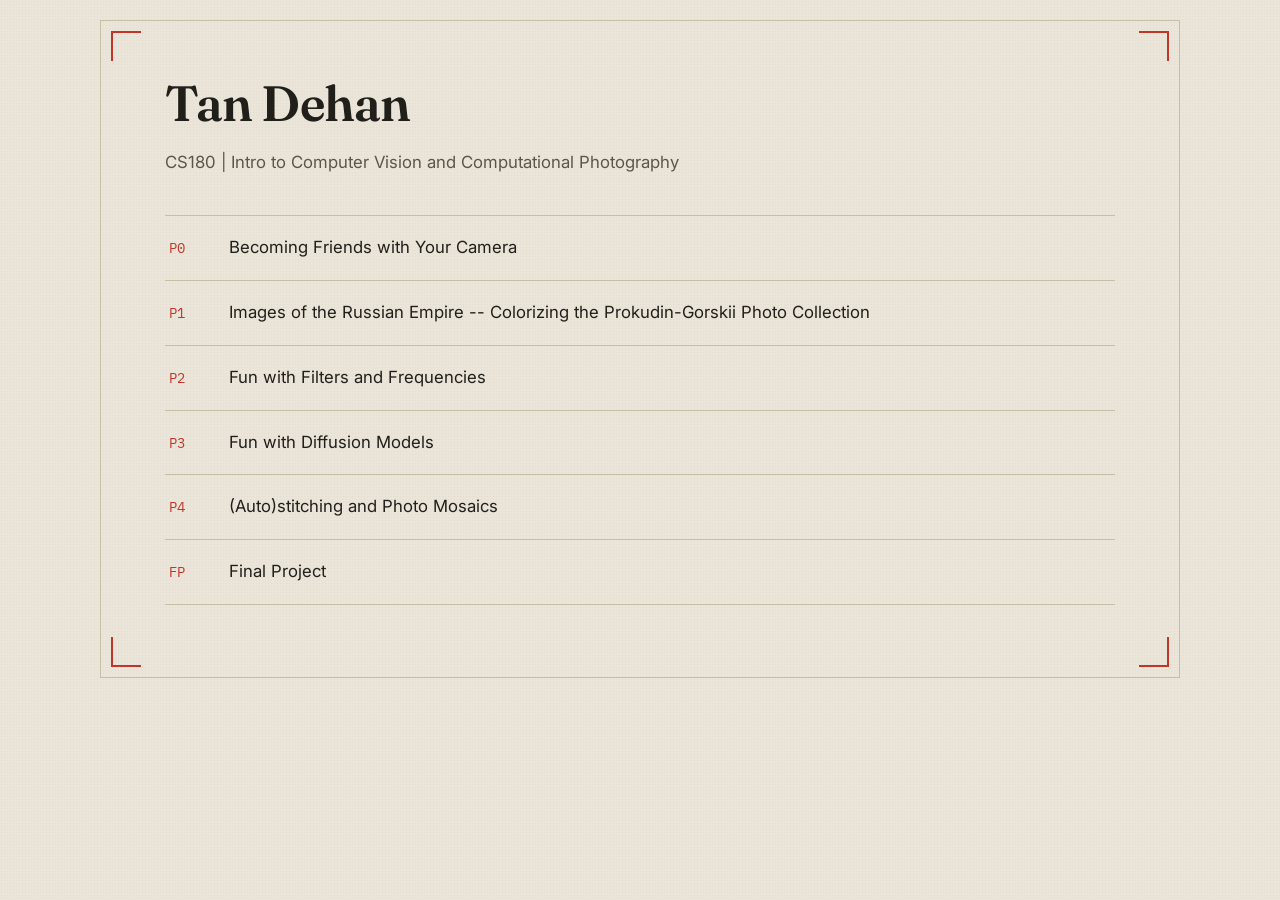
<file: index.html>
<!DOCTYPE html>
<html lang="en">
<head>
<meta charset="UTF-8">
<meta name="viewport" content="width=device-width, initial-scale=1.0">
<title>Tan Dehan |   CS180 Portfolio</title>
<link rel="stylesheet" href="styles.css">
</head>
<body>

<div class="page-frame">
  <div class="board">

    <header class="hero">
      <h1>Tan Dehan</h1>
      <p>CS180 | Intro to Computer Vision and Computational Photography</p>
    </header>

    <ul class="index-list">
      <li>
        <a class="index-item" href="./0/index.html">
          <span class="index-tag">P0</span>
          <span class="index-title">Becoming Friends with Your Camera</span>
        </a>
      </li>
      <li>
        <a class="index-item" href="./1/index.html">
          <span class="index-tag">P1</span>
          <span class="index-title">Images of the Russian Empire -- Colorizing the Prokudin-Gorskii Photo Collection</span>
        </a>
      </li>
      <li>
        <a class="index-item" href="./2/index.html">
          <span class="index-tag">P2</span>
          <span class="index-title">Fun with Filters and Frequencies</span>
        </a>
      </li>
      <li>
        <a class="index-item" href="./3/index.html">
          <span class="index-tag">P3</span>
          <span class="index-title">Fun with Diffusion Models</span>
        </a>
      </li>
      <li>
        <a class="index-item" href="./4/index.html">
          <span class="index-tag">P4</span>
          <span class="index-title">(Auto)stitching and Photo Mosaics</span>
        </a>
      </li>
      <li>
        <a class="index-item" href="./Final Project/index.html">
          <span class="index-tag">FP</span>
          <span class="index-title">Final Project</span>
        </a>
      </li>
    </ul>

  </div>
</div>

</body>
</html>
</file>
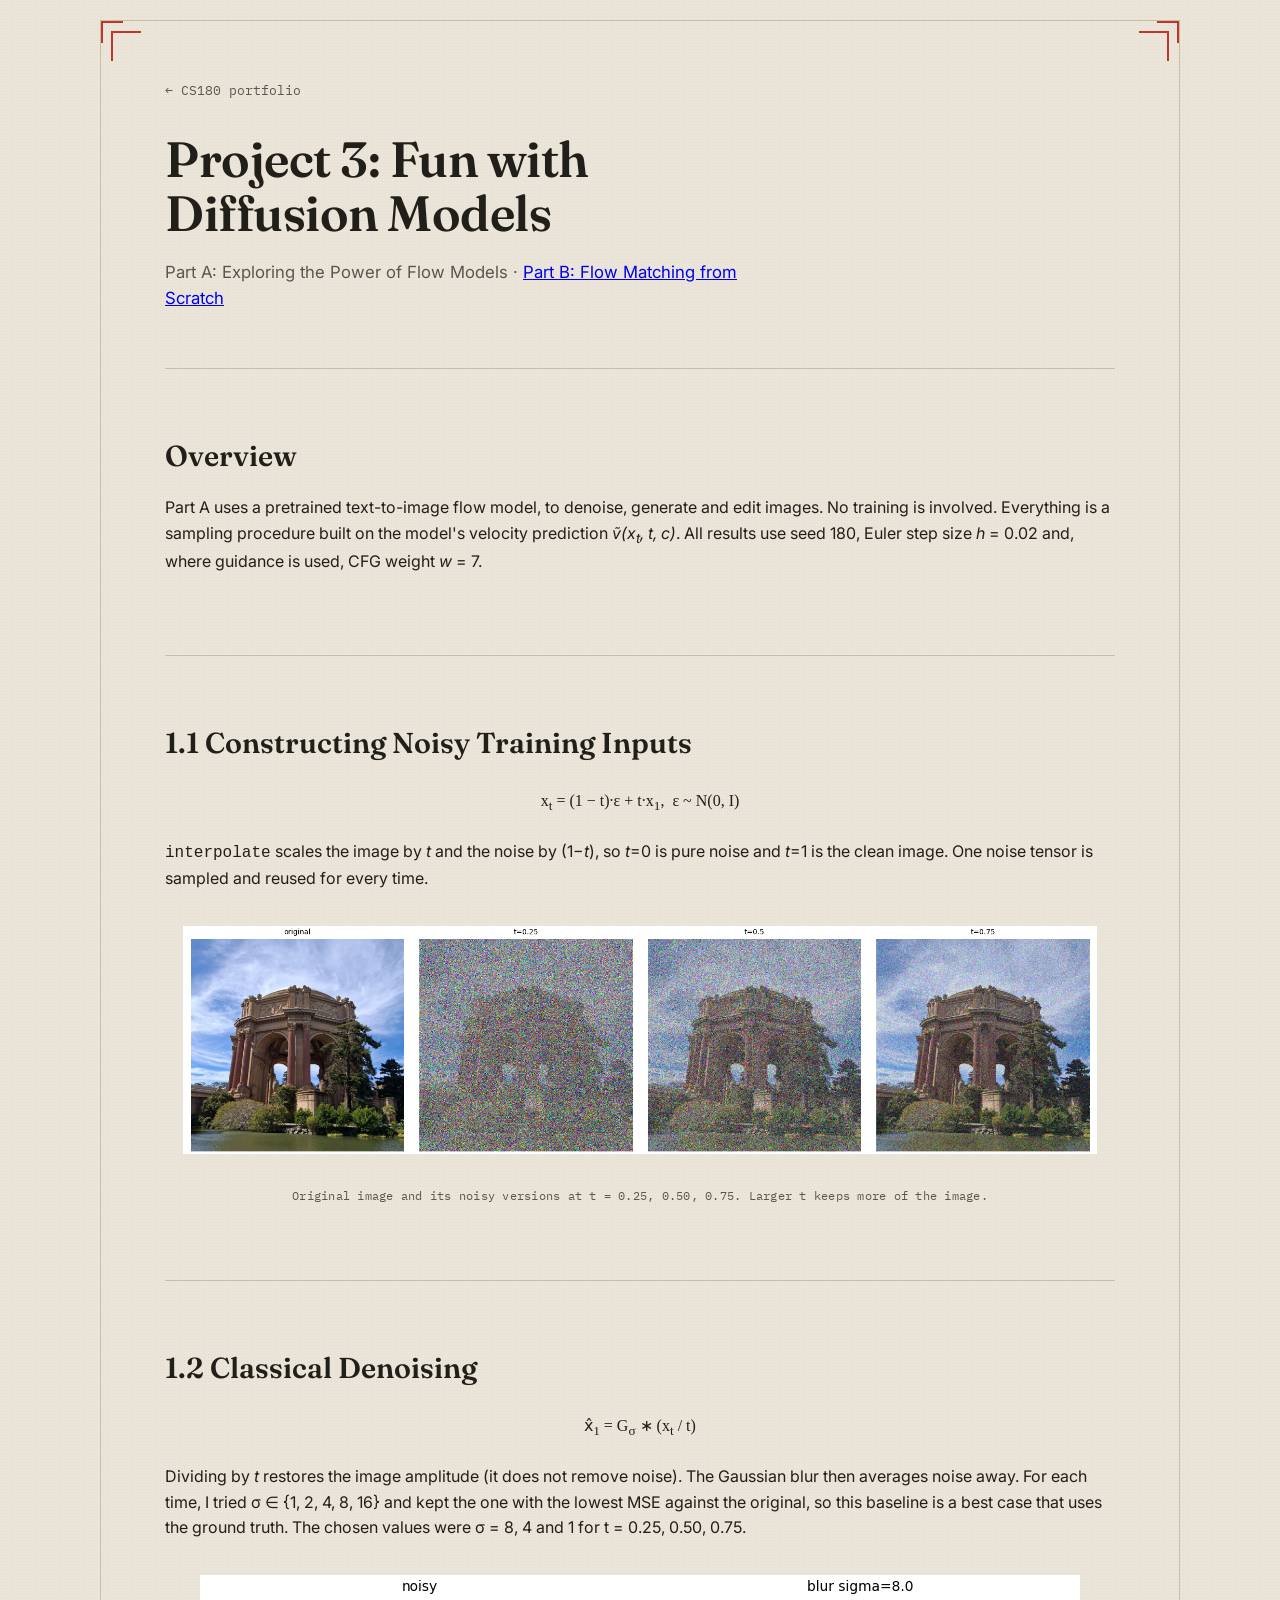
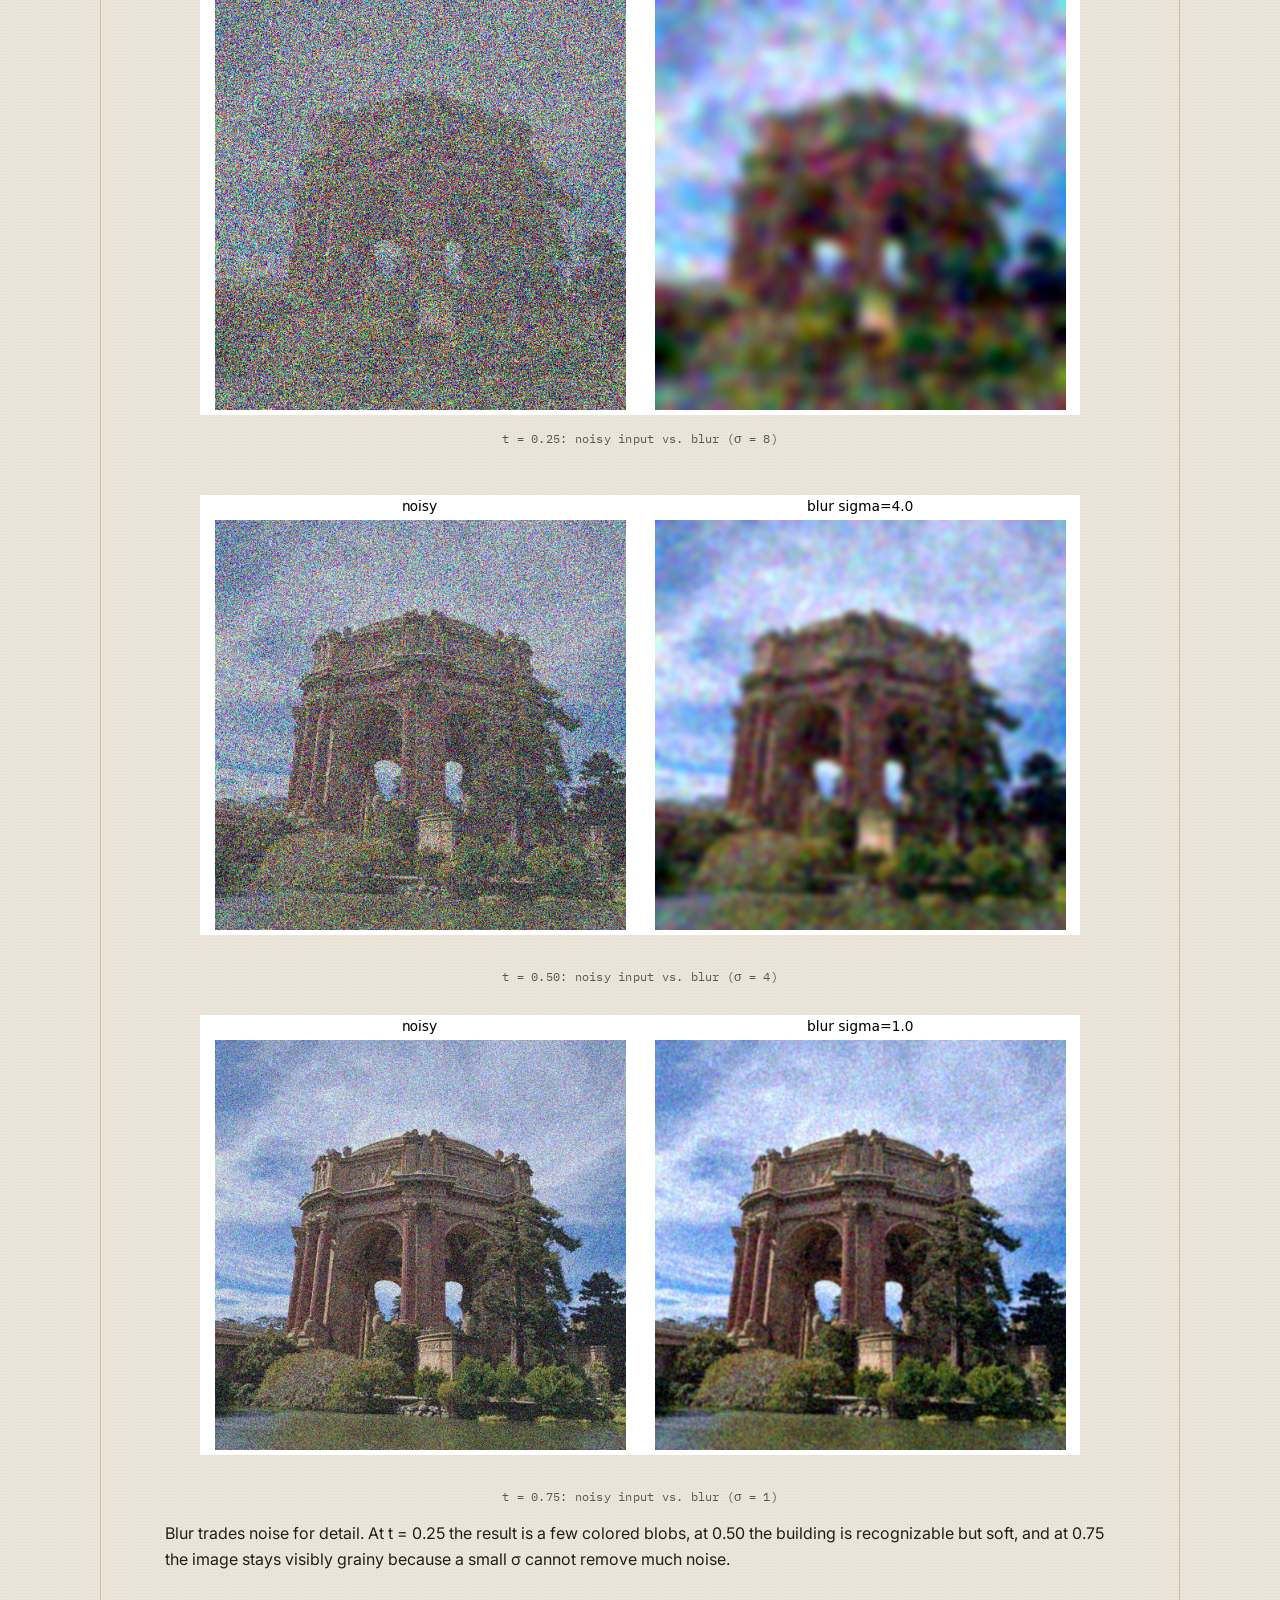
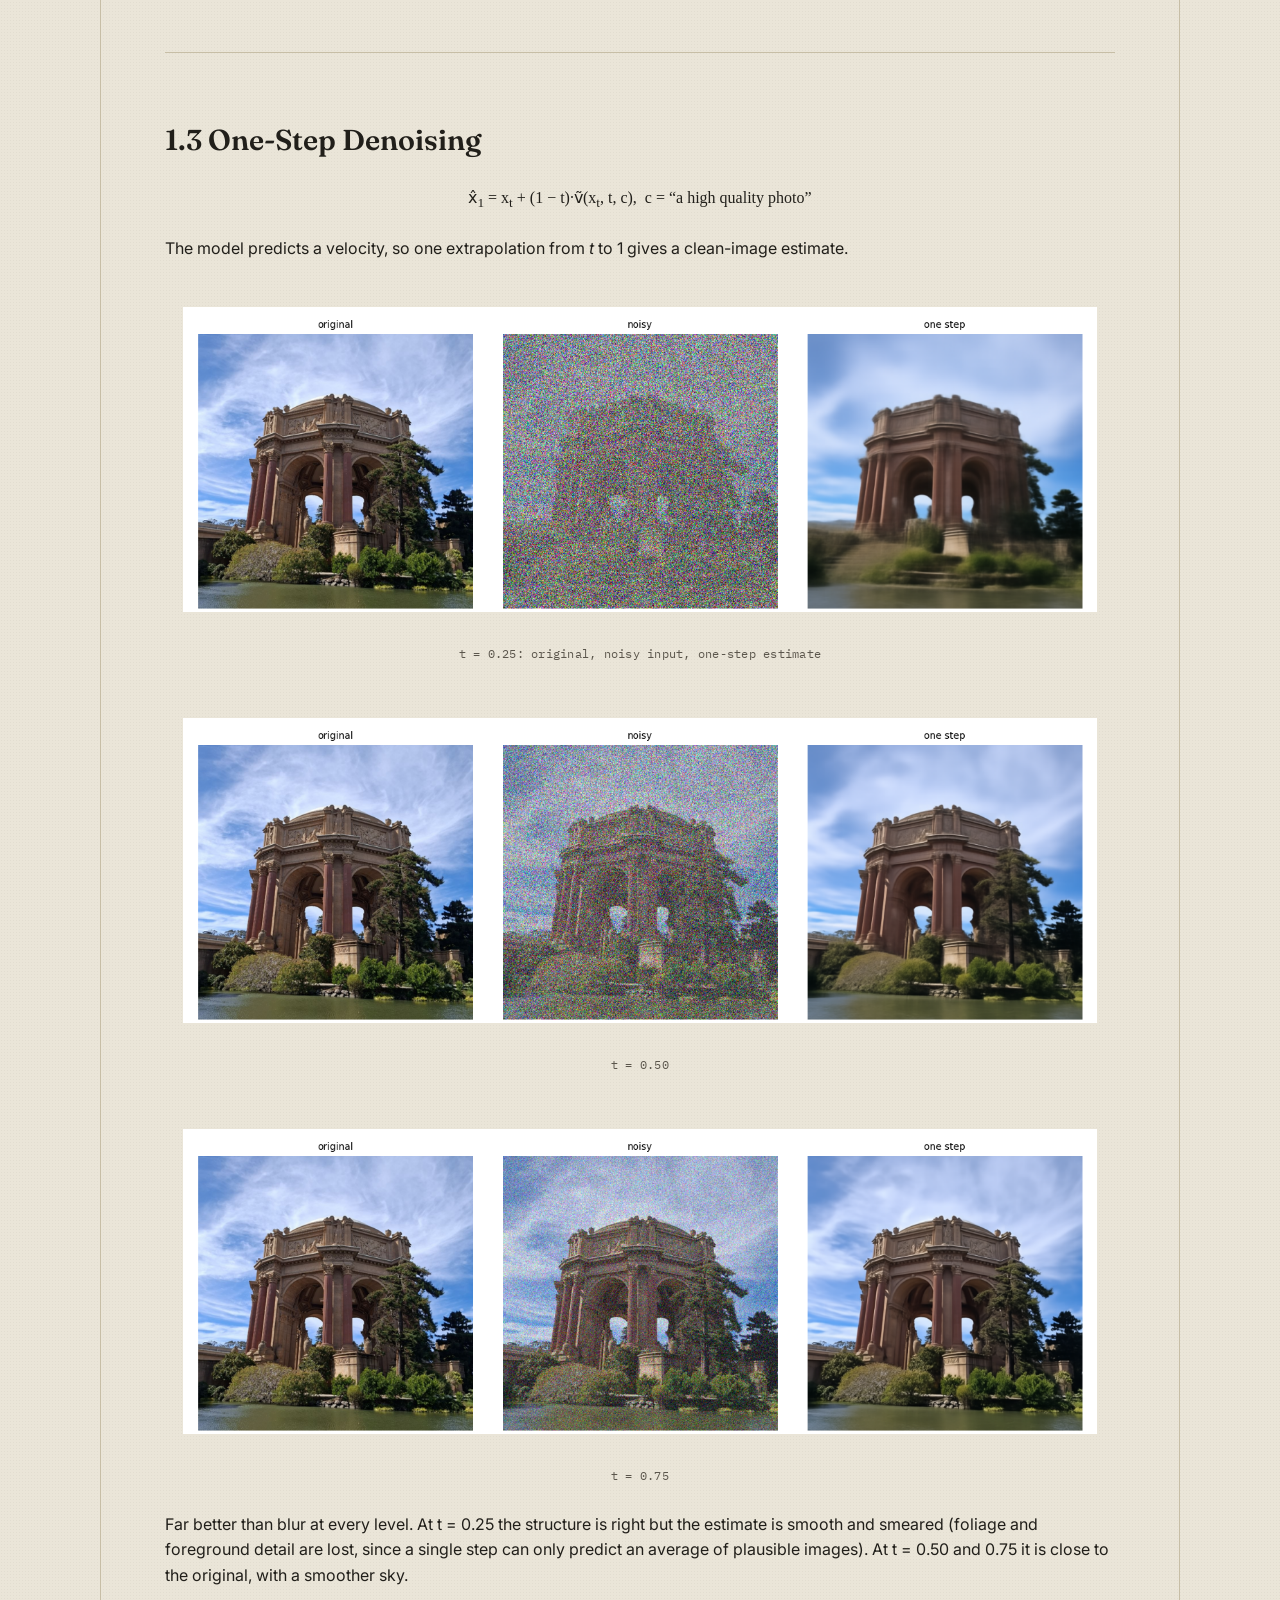
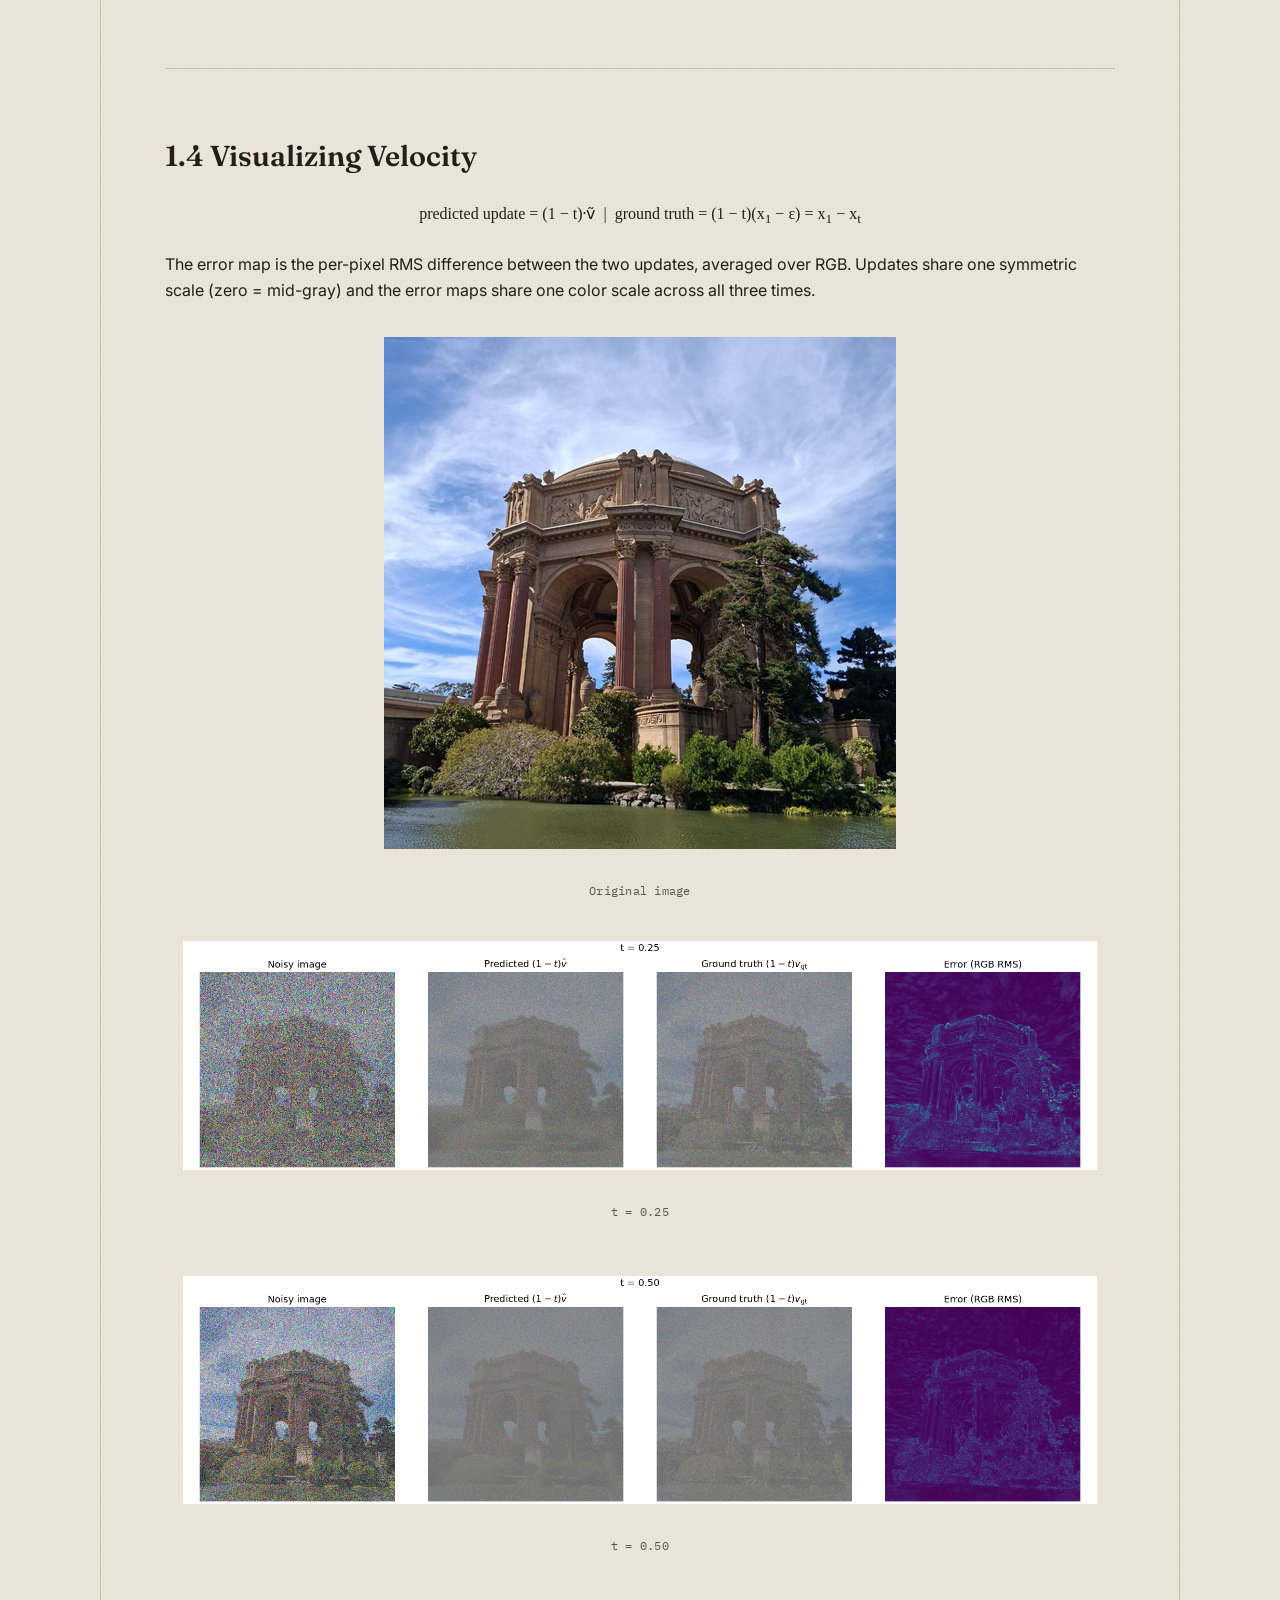
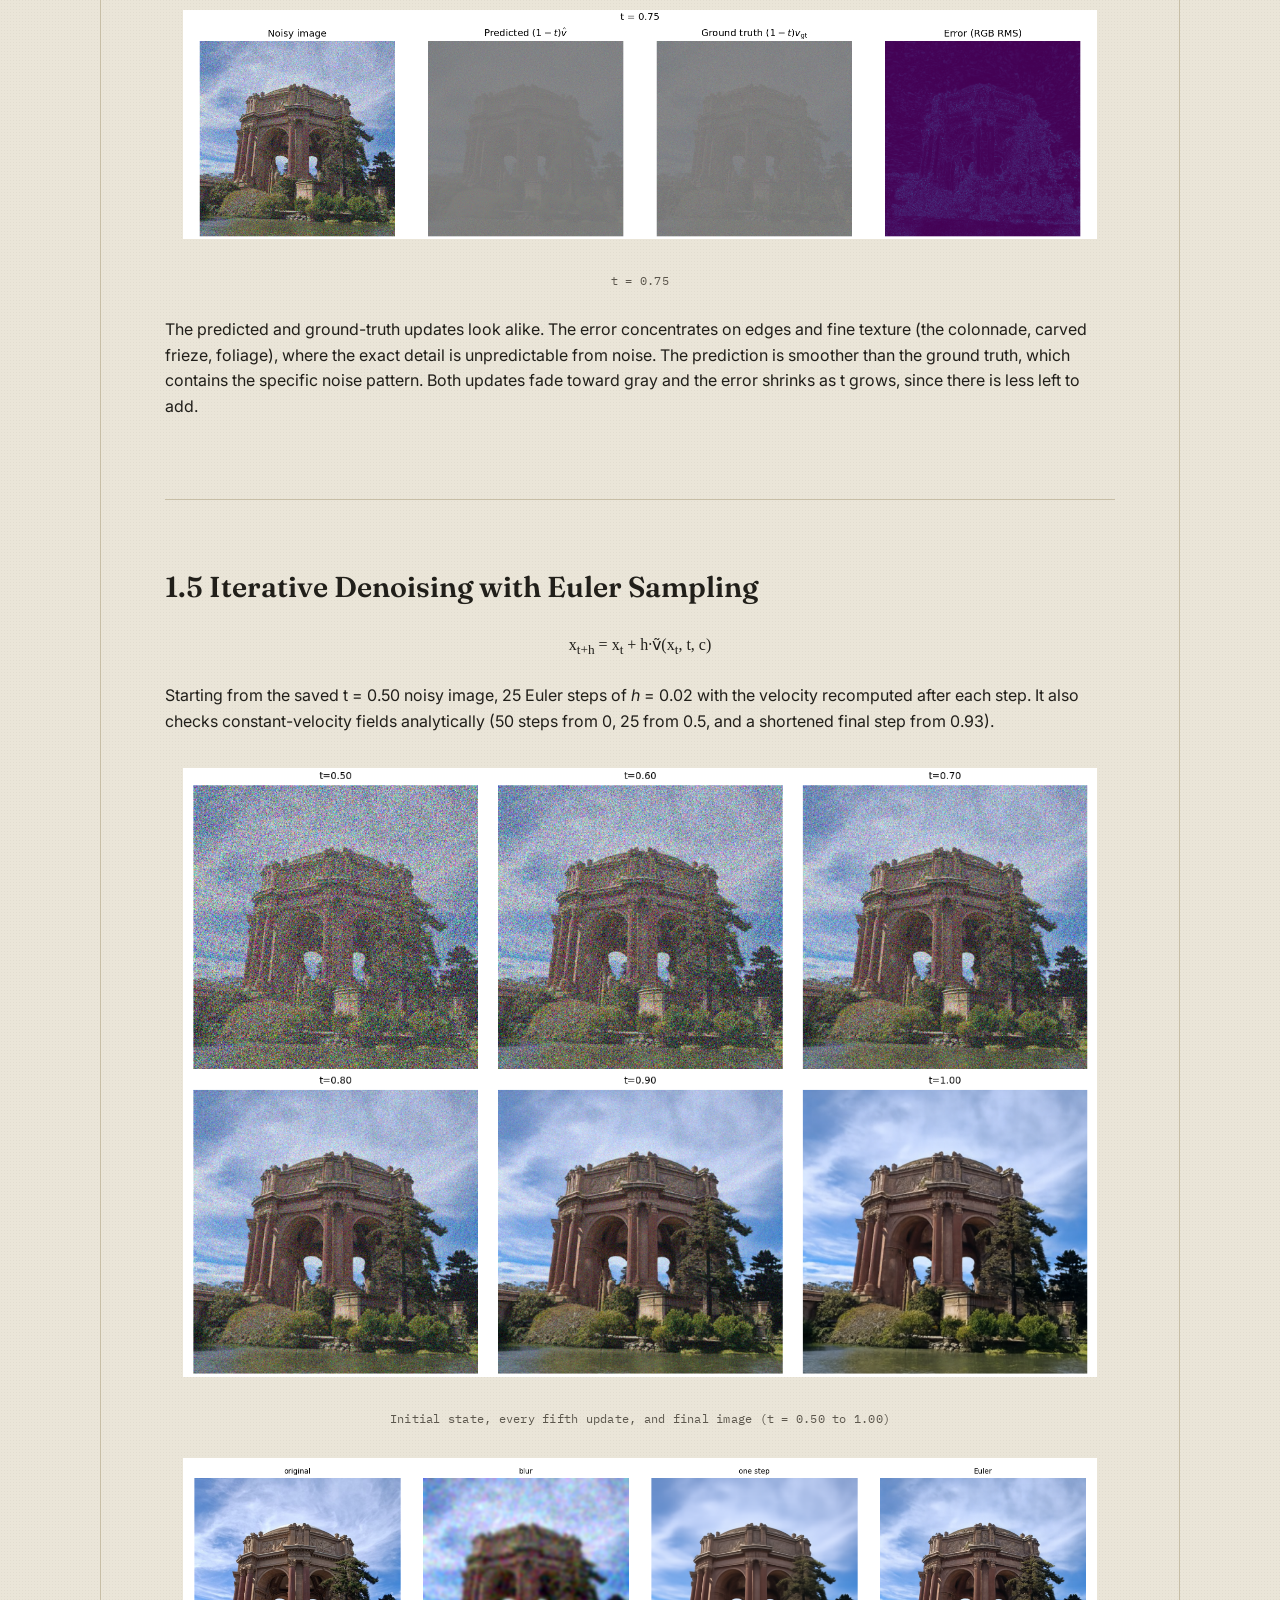
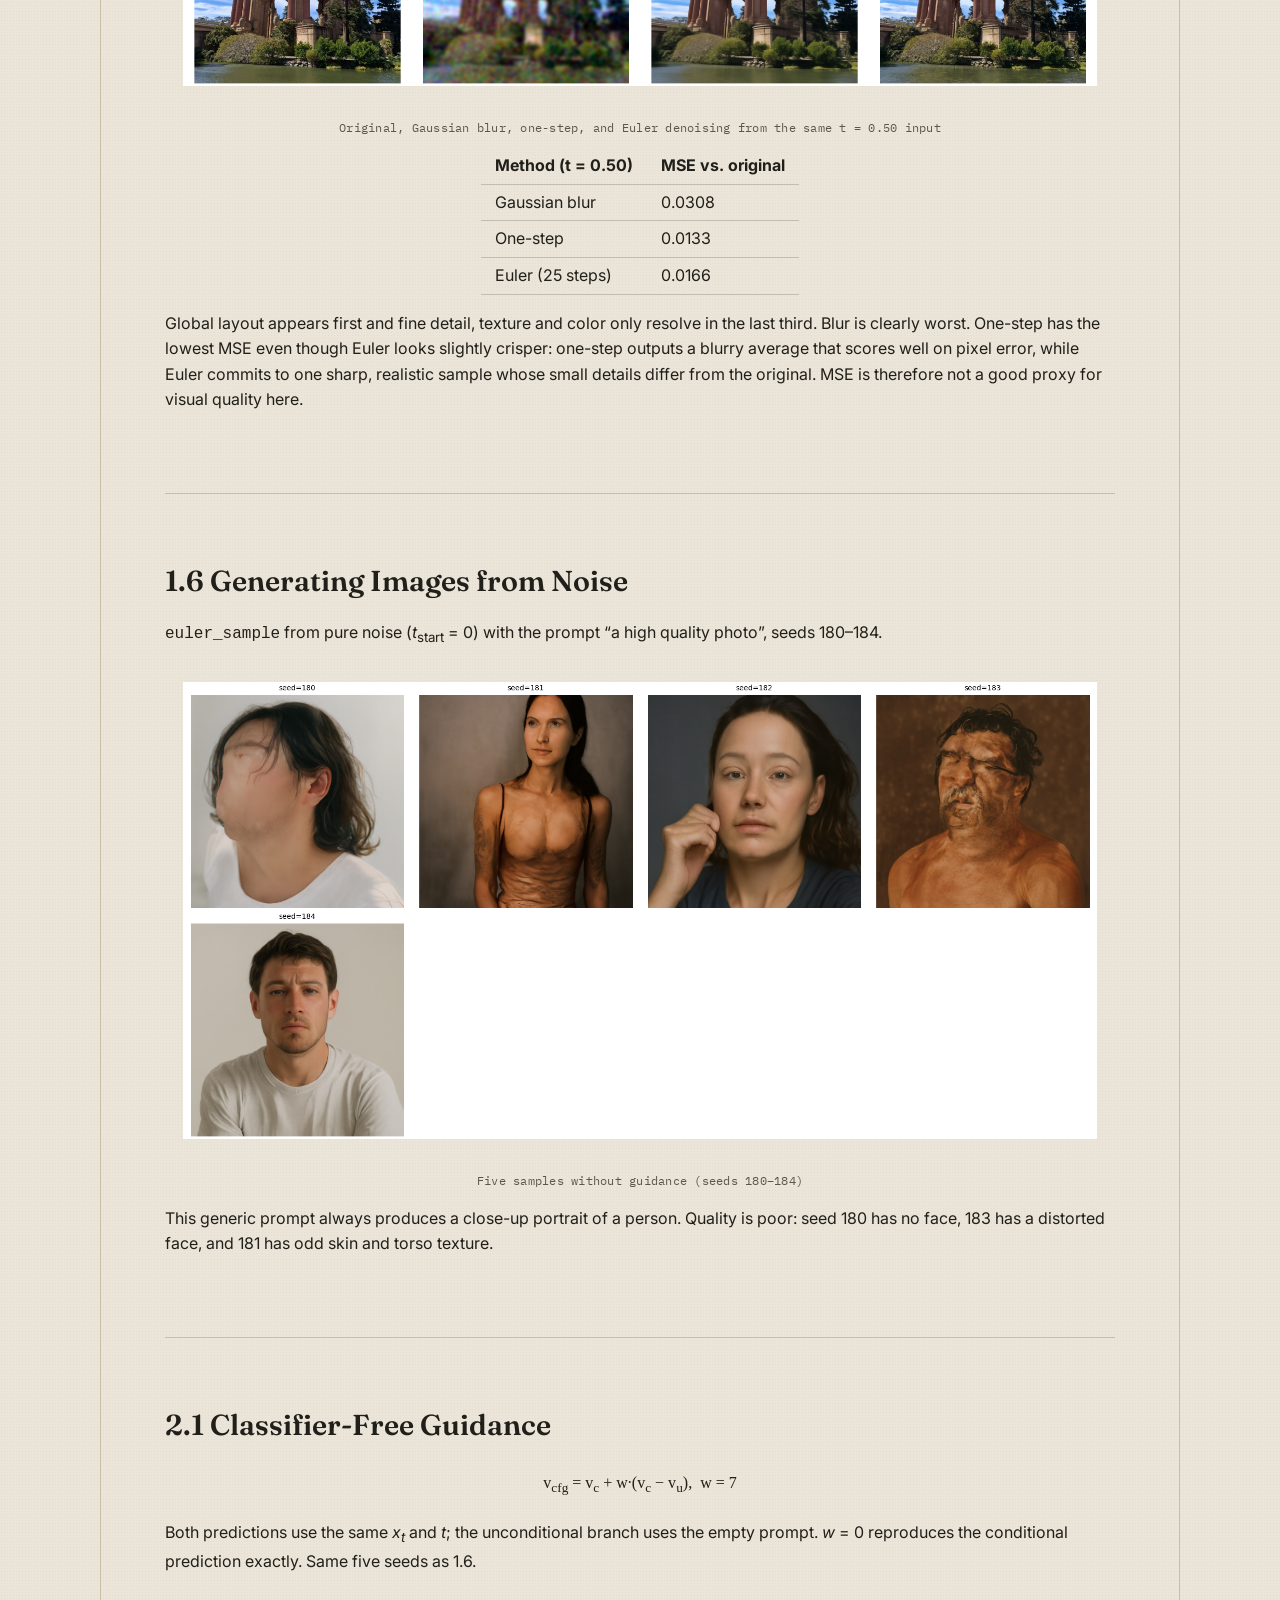
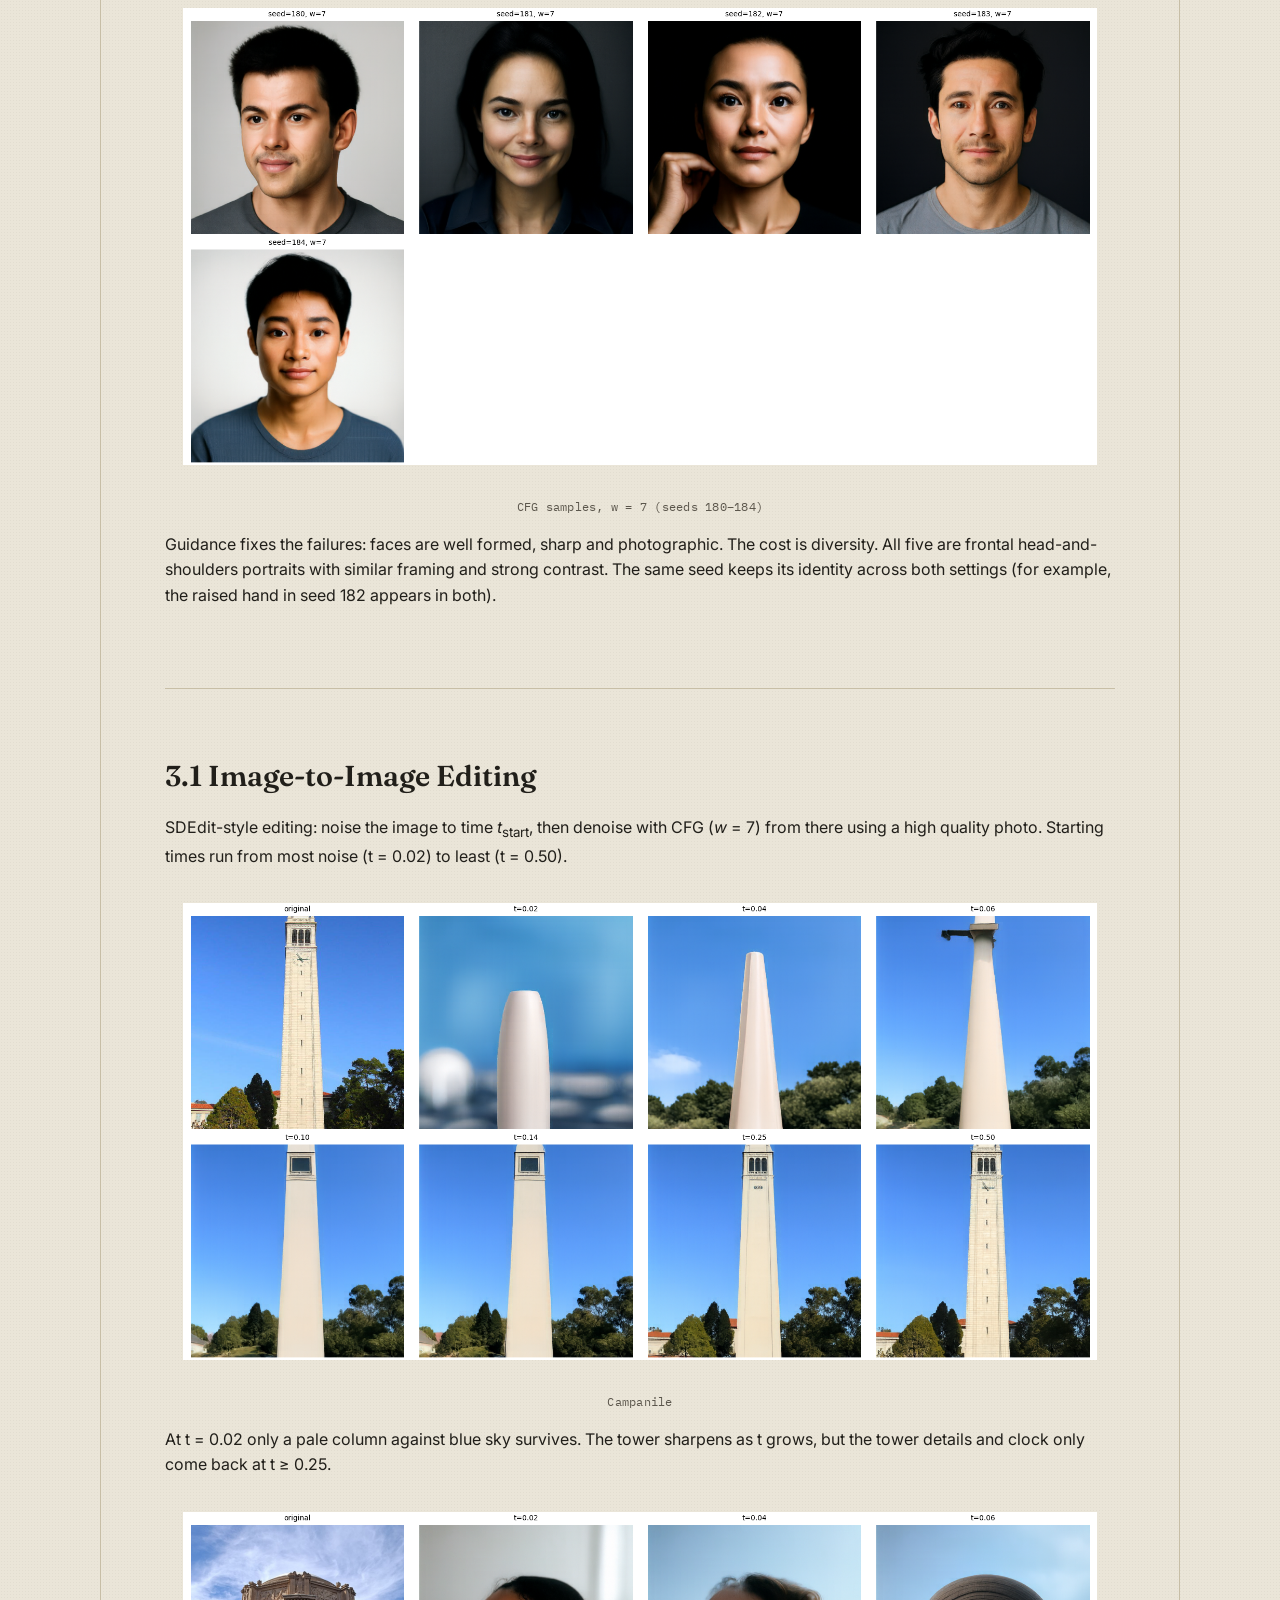
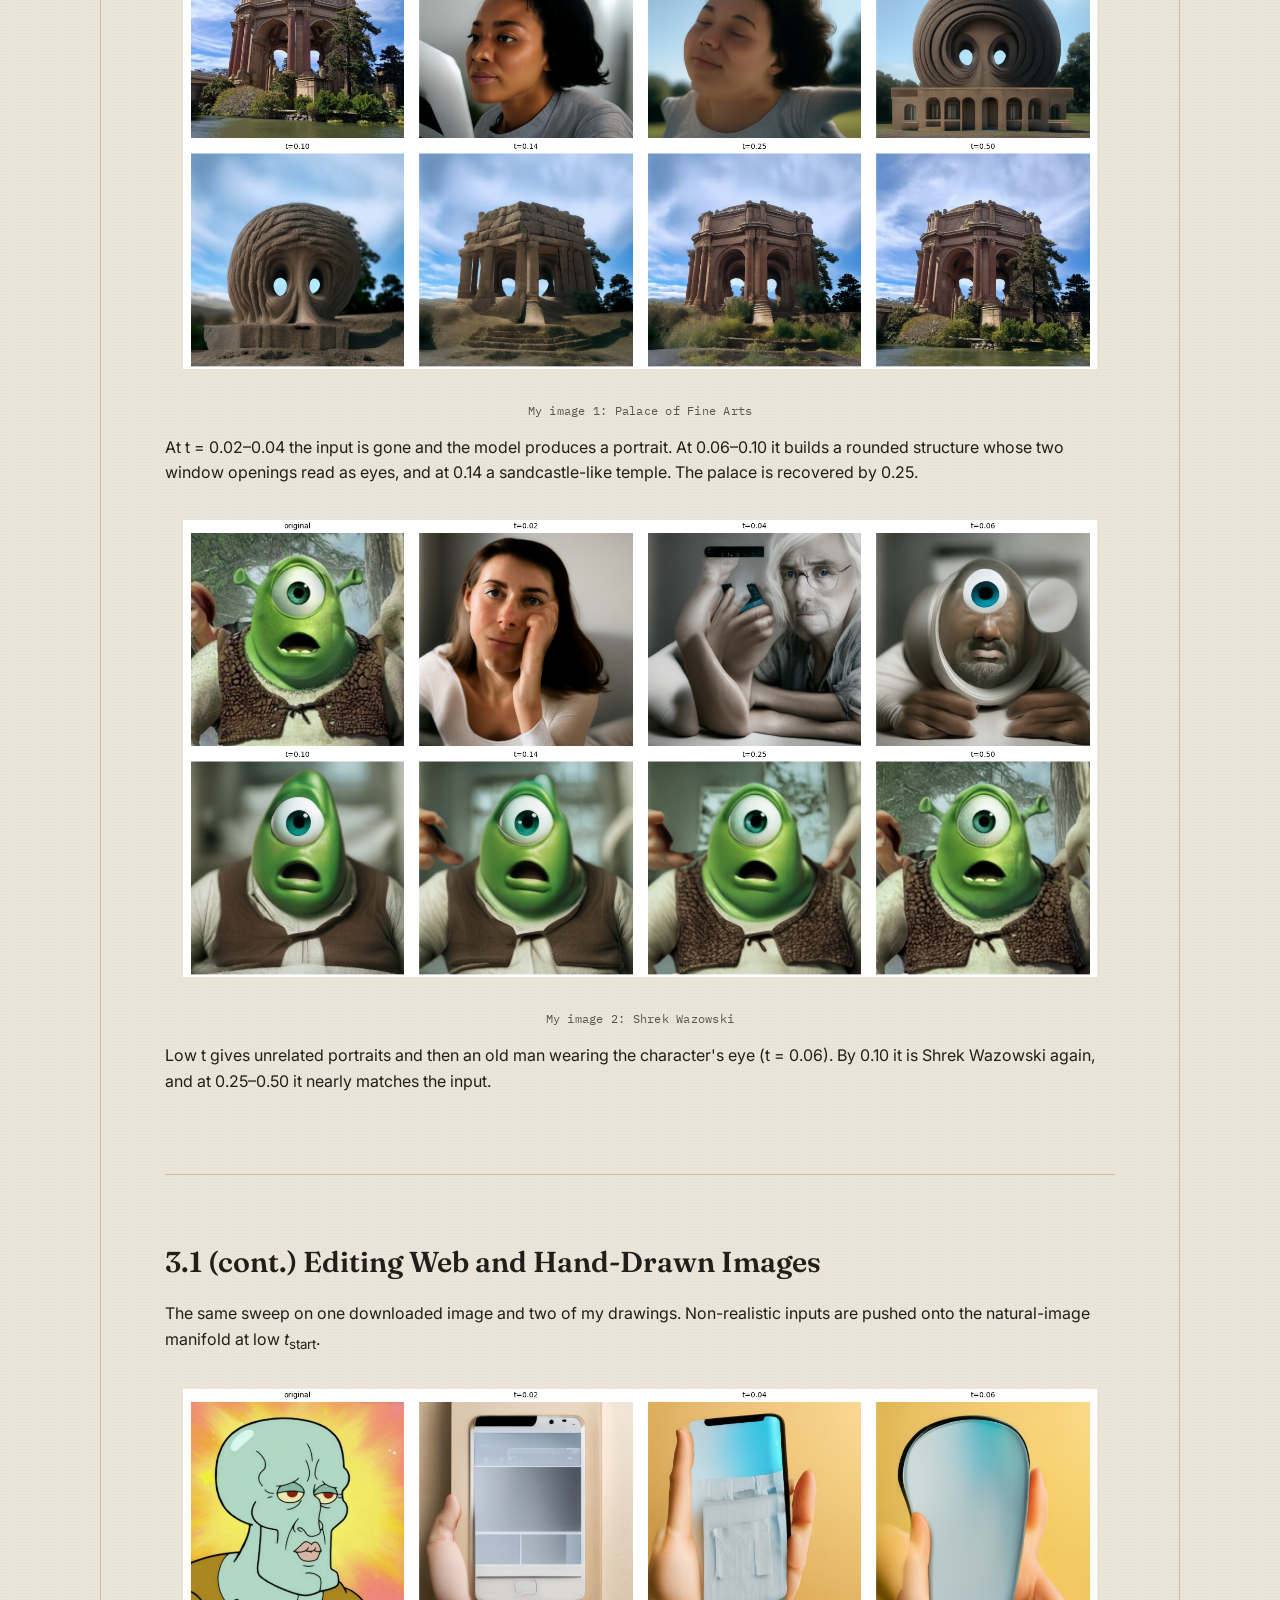
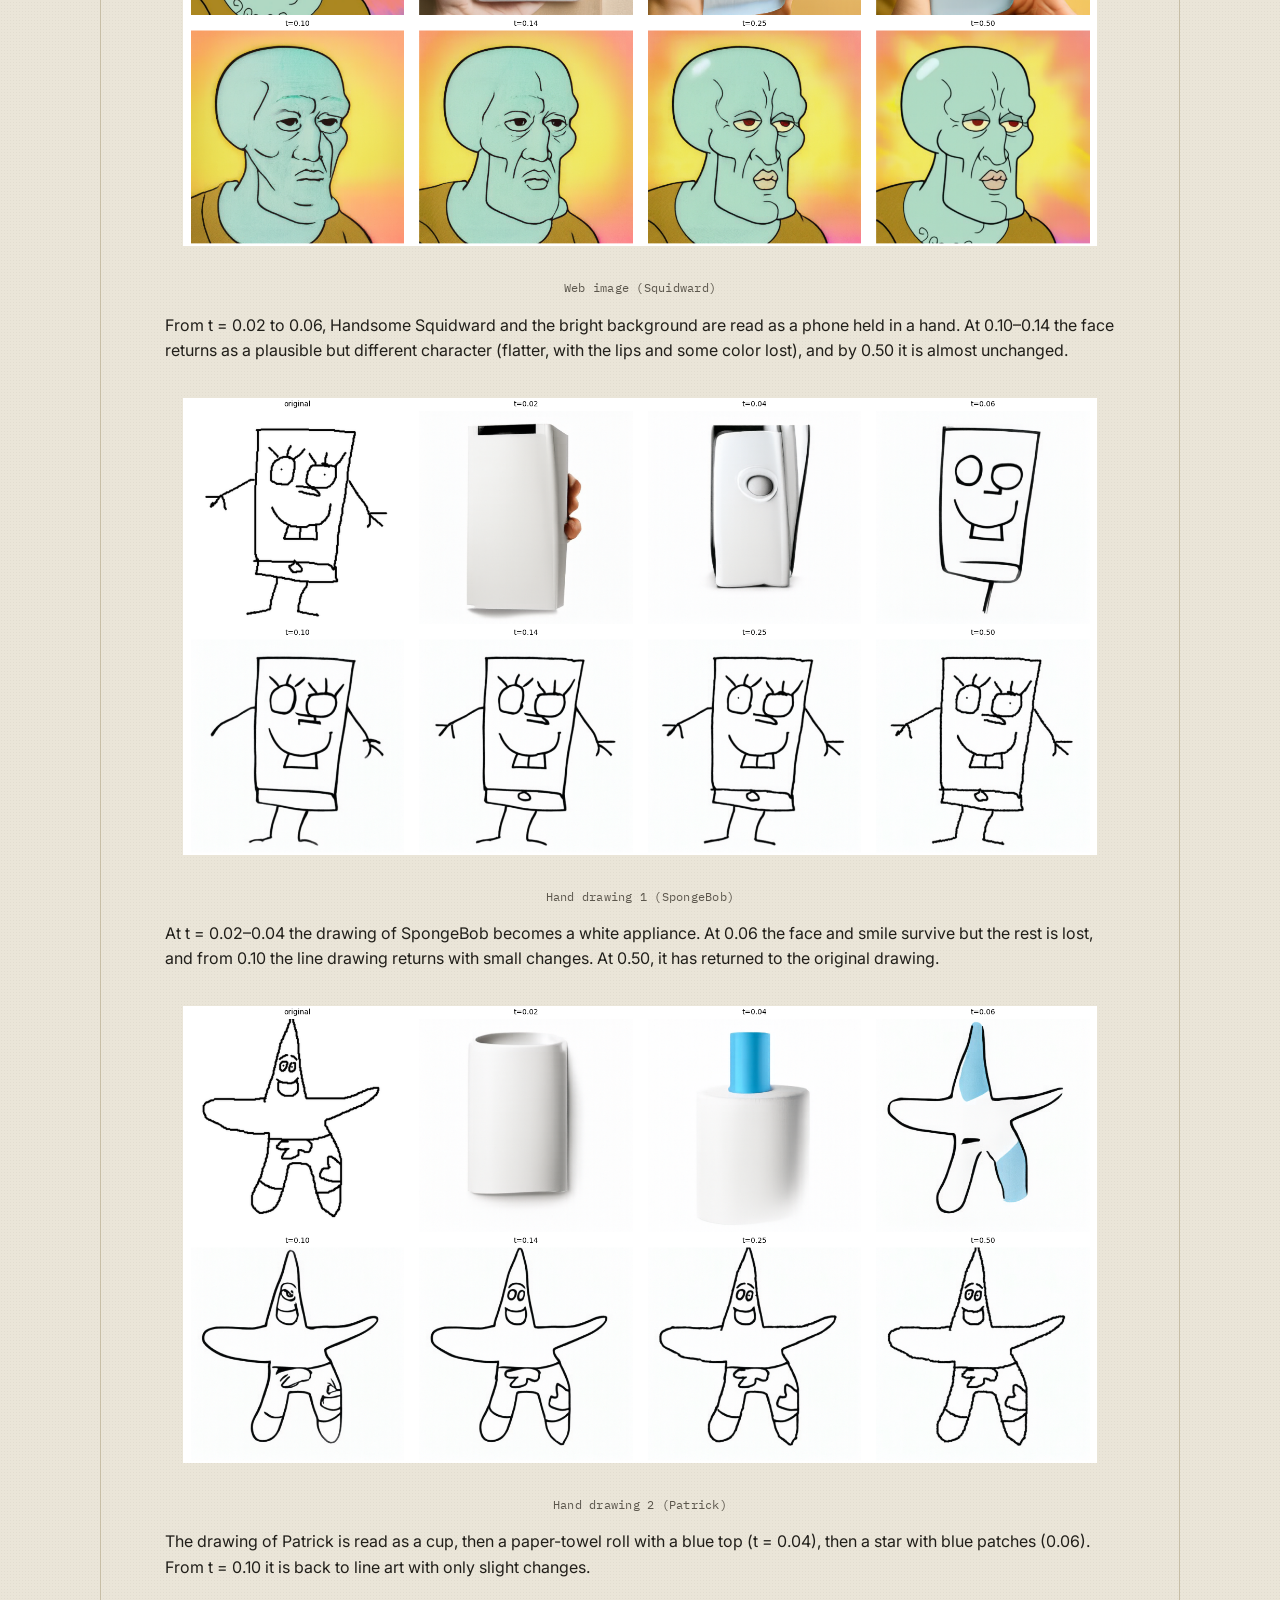
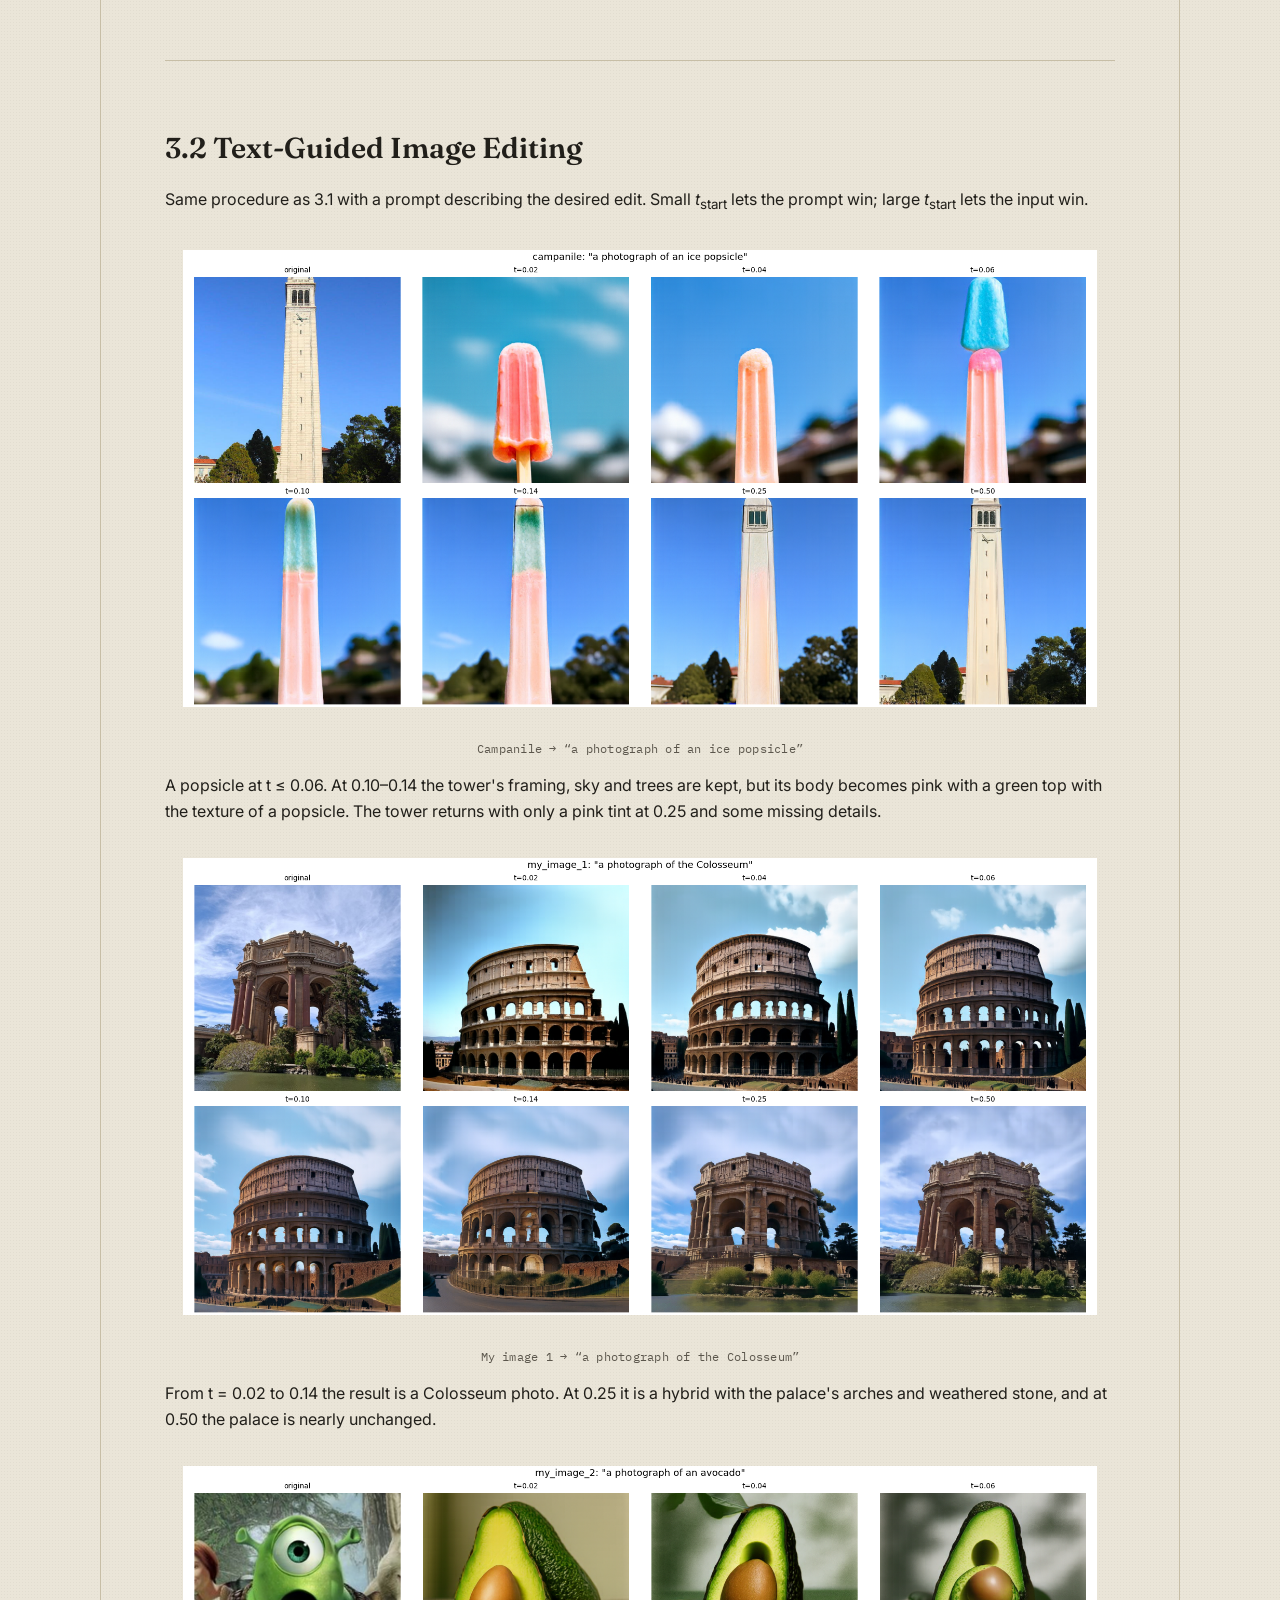
<file: 3/index.html>
<!DOCTYPE html>
<html lang="en">
  <head>
<meta charset="UTF-8">
<meta name="viewport" content="width=device-width, initial-scale=1.0">
<title>Project 3: Fun with Diffusion Models (Parts A and B)</title>
<link rel="stylesheet" href="../styles.css">
<style>
.grid{display:grid;gap:14px;margin:12px 0;text-align:center;align-items:center}.g1{grid-template-columns:minmax(0,1fr)}.g2{grid-template-columns:repeat(2,minmax(0,1fr))}.g3{grid-template-columns:repeat(3,minmax(0,1fr))}
@media(max-width:760px){.g2,.g3{grid-template-columns:minmax(0,1fr)}}
.part-head figure{margin:12px 0;min-width:0}
/* Keep image proportions while matching Project 2's typography and alignment. */
.part .frame{display:block;width:fit-content;max-width:100%;box-sizing:border-box;margin:0 auto;padding:18px}
.part .frame img{display:block;width:auto;max-width:100%;height:auto;aspect-ratio:auto;object-fit:contain;background:transparent}
.part .grid .frame{display:block;width:100%;max-width:100%;box-sizing:border-box}
.part .grid .frame img{width:100%;max-width:100%;height:auto;aspect-ratio:auto;object-fit:contain}
.part .grid figure{min-width:0}
.part-head{max-width:none;margin:0}
.part-head h2{text-align:left}
.part-head p{color:var(--ink);font-size:1rem;line-height:1.6;max-width:none;margin:1em 0}
.part-head img.thumb{width:64px;height:64px;margin:0 auto}
.part-head figcaption{font-family:'IBM Plex Mono',monospace;font-size:.78rem;line-height:1.45;letter-spacing:.02em;color:var(--ink-soft);opacity:1;margin-top:14px;text-align:center;font-style:normal}
.eq{font-family:Georgia,serif;text-align:center;padding:6px 0}
table.mse{border-collapse:collapse;margin:10px auto}table.mse th,table.mse td{padding:5px 14px;border-bottom:1px solid rgba(128,128,128,.4);text-align:left}
</style>
</head>
  <body>
    <div class="page-frame">
      <div class="board">
        <a class="back-link" href="../index.html">← CS180 portfolio</a>
        <header class="hero">
<h1>Project 3: Fun with Diffusion Models</h1>
<p>Part A: Exploring the Power of Flow Models · <a href="#partb">Part B: Flow Matching from Scratch</a></p>
</header>
        <section class="part" id="overview">
          <div class="part-head">
<h2>Overview</h2>
<p>Part A uses a pretrained text-to-image flow model, 
      to denoise, generate and edit images. No training is involved.
      Everything is a sampling procedure built on the model's velocity prediction 
      <i>ṽ(x<sub>t</sub>, t, c)</i>. All results use seed 180, Euler step size 
      <i>h</i> = 0.02 and, where guidance is used, CFG weight <i>w</i> = 7. 
    </p>
</div>
        </section>
        <section class="part" id="s11">
          <div class="part-head">
            <h2>1.1 Constructing Noisy Training Inputs</h2>
            <p class="eq">x<sub>t</sub> = (1 − t)·ε + t·x<sub>1</sub>,  ε ~ N(0, I)</p>
            <p>
<code>interpolate</code> scales the image by <i>t</i> and the noise by (1−<i>t</i>), so <i>t</i>=0 is pure noise and 
      <i>t</i>=1 is the clean image. One noise tensor is sampled and reused 
      for every time.
    </p>
            <figure class="">
              <div class="frame">
<a href="media/training_inputs.png" target="_blank" rel="noopener">
<img src="media/training_inputs.png" alt="Original image and its noisy versions at t = 0.25, 0.50, 0.75. Larger t keeps more of the image." loading="lazy">
</a>
</div>
              <figcaption>Original image and its noisy versions at t = 0.25, 0.50, 0.75. Larger t keeps more of the image.</figcaption>
            </figure>
          </div>
        </section>
        <section class="part" id="s12">
          <div class="part-head">
            <h2>1.2 Classical Denoising</h2>
            <p class="eq">x̂<sub>1</sub> = G<sub>σ</sub> ∗ (x<sub>t</sub> / t)</p>
            <p>Dividing by <i>t</i> restores the image amplitude (it does not remove noise). The Gaussian blur then averages 
      noise away. For each time, I tried σ ∈ {1, 2, 4, 8, 16} and kept the one with the lowest MSE against the 
      original, so this baseline is a best case that uses the ground truth. The chosen values were σ = 8, 4 and 1 for 
      t = 0.25, 0.50, 0.75.
    </p>
              <figure class="">
                <div class="frame">
<a href="media/blur_0.25.png" target="_blank" rel="noopener">
<img src="media/blur_0.25.png" alt="t = 0.25: noisy input vs. blur (&amp;sigma; = 8)" loading="lazy">
</a>
                <figcaption>t = 0.25: noisy input vs. blur (σ = 8)</figcaption>
              </figure>
              <figure class="">
                <div class="frame">
<a href="media/blur_0.5.png" target="_blank" rel="noopener">
<img src="media/blur_0.5.png" alt="t = 0.50: noisy input vs. blur (&amp;sigma; = 4)" loading="lazy">
</a></div>
                <figcaption>t = 0.50: noisy input vs. blur (σ = 4)</figcaption>
              </figure>
              <figure class="">
                <div class="frame"><a href="media/blur_0.75.png" target="_blank" rel="noopener"><img src="media/blur_0.75.png" alt="t = 0.75: noisy input vs. blur (&amp;sigma; = 1)" loading="lazy"></a></div>
                <figcaption>t = 0.75: noisy input vs. blur (σ = 1)</figcaption>
              </figure>
            </div>
            <p>Blur trades noise for detail. At t = 0.25 the result is a few colored blobs, at 0.50 the building is recognizable but soft, and at 0.75 the image stays visibly grainy because a small σ cannot remove much noise.</p>
        </section>
        <section class="part" id="s13">
          <div class="part-head">
            <h2>1.3 One-Step Denoising</h2>
            <p class="eq">x̂<sub>1</sub> = x<sub>t</sub> + (1 − t)·ṽ(x<sub>t</sub>, t, c),  c = “a high quality photo”</p>
            <p>The model predicts a velocity, so one extrapolation from <i>t</i> to 1 gives a clean-image estimate.</p>
            <div class="grid g1">
              <figure class="">
                <div class="frame"><a href="media/one_step_0.25.png" target="_blank" rel="noopener"><img src="media/one_step_0.25.png" alt="t = 0.25: original, noisy input, one-step estimate" loading="lazy"></a></div>
                <figcaption>t = 0.25: original, noisy input, one-step estimate</figcaption>
              </figure>
              <figure class="">
                <div class="frame"><a href="media/one_step_0.5.png" target="_blank" rel="noopener"><img src="media/one_step_0.5.png" alt="t = 0.50" loading="lazy"></a></div>
                <figcaption>t = 0.50</figcaption>
              </figure>
              <figure class="">
                <div class="frame"><a href="media/one_step_0.75.png" target="_blank" rel="noopener"><img src="media/one_step_0.75.png" alt="t = 0.75" loading="lazy"></a></div>
                <figcaption>t = 0.75</figcaption>
              </figure>
            </div>
            <p>Far better than blur at every level. At t = 0.25 the structure is right but the estimate is smooth and smeared (foliage and foreground detail are lost, since a single step can only predict an average of plausible images). At t = 0.50 and 0.75 it is close to the original, with a smoother sky.</p>
          </div>
        </section>
        <section class="part" id="s14">
          <div class="part-head">
            <h2>1.4 Visualizing Velocity</h2>
            <p class="eq">predicted update = (1 − t)·ṽ  |  ground truth = (1 − t)(x<sub>1</sub> − ε) = x<sub>1</sub> − x<sub>t</sub></p>
            <p>The error map is the per-pixel RMS difference between the two updates, averaged over RGB. Updates share one symmetric scale (zero = mid-gray) and the error maps share one color scale across all three times.</p>
            <figure class="">
              <div class="frame"><a href="media/velocity_original.png" target="_blank" rel="noopener"><img src="media/velocity_original.png" alt="Original image" loading="lazy"></a></div>
              <figcaption>Original image</figcaption>
            </figure>
            <div class="grid g1">
              <figure class="">
                <div class="frame"><a href="media/velocity_0.25.png" target="_blank" rel="noopener"><img src="media/velocity_0.25.png" alt="t = 0.25" loading="lazy"></a></div>
                <figcaption>t = 0.25</figcaption>
              </figure>
              <figure class="">
                <div class="frame"><a href="media/velocity_0.50.png" target="_blank" rel="noopener"><img src="media/velocity_0.50.png" alt="t = 0.50" loading="lazy"></a></div>
                <figcaption>t = 0.50</figcaption>
              </figure>
              <figure class="">
                <div class="frame"><a href="media/velocity_0.75.png" target="_blank" rel="noopener"><img src="media/velocity_0.75.png" alt="t = 0.75" loading="lazy"></a></div>
                <figcaption>t = 0.75</figcaption>
              </figure>
            </div>
            <p>The predicted and ground-truth updates look alike. The error concentrates on edges and fine texture (the colonnade, carved frieze, foliage), where the exact detail is unpredictable from noise. The prediction is smoother than the ground truth, which contains the specific noise pattern. Both updates fade toward gray and the error shrinks as t grows, since there is less left to add.</p>
          </div>
        </section>
        <section class="part" id="s15">
          <div class="part-head">
            <h2>1.5 Iterative Denoising with Euler Sampling</h2>
            <p class="eq">x<sub>t+h</sub> = x<sub>t</sub> + h·ṽ(x<sub>t</sub>, t, c)</p>
            <p>Starting from the saved t = 0.50 noisy image, 25 Euler steps of <i>h</i> = 0.02 with the velocity recomputed after each step. It also checks constant-velocity fields analytically (50 steps from 0, 25 from 0.5, and a shortened final step from 0.93).</p>
            <figure class="">
              <div class="frame"><a href="media/trajectory.png" target="_blank" rel="noopener"><img src="media/trajectory.png" alt="Initial state, every fifth update, and final image (t = 0.50 to 1.00)" loading="lazy"></a></div>
              <figcaption>Initial state, every fifth update, and final image (t = 0.50 to 1.00)</figcaption>
            </figure>
            <figure class="">
              <div class="frame"><a href="media/comparison.png" target="_blank" rel="noopener"><img src="media/comparison.png" alt="Original, Gaussian blur, one-step, and Euler denoising from the same t = 0.50 input" loading="lazy"></a></div>
              <figcaption>Original, Gaussian blur, one-step, and Euler denoising from the same t = 0.50 input</figcaption>
            </figure>
            <table class="mse">
              <tr>
                <th>Method (t = 0.50)</th>
                <th>MSE vs. original</th>
              </tr>
              <tr>
                <td>Gaussian blur</td>
                <td>0.0308</td>
              </tr>
              <tr>
                <td>One-step</td>
                <td>0.0133</td>
              </tr>
              <tr>
                <td>Euler (25 steps)</td>
                <td>0.0166</td>
              </tr>
            </table>
            <p>Global layout appears first and fine detail, texture and color only resolve in the last third. Blur is clearly worst. One-step has the lowest MSE even though Euler looks slightly crisper: one-step outputs a blurry average that scores well on pixel error, while Euler commits to one sharp, realistic sample whose small details differ from the original. MSE is therefore not a good proxy for visual quality here.</p>
          </div>
        </section>
        <section class="part" id="s16">
          <div class="part-head">
            <h2>1.6 Generating Images from Noise</h2>
            <p><code>euler_sample</code> from pure noise (<i>t</i><sub>start</sub> = 0) with the prompt “a high quality photo”, seeds 180–184.</p>
            <figure class="">
              <div class="frame"><a href="media/conditional_samples.png" target="_blank" rel="noopener"><img src="media/conditional_samples.png" alt="Five samples without guidance (seeds 180&amp;ndash;184)" loading="lazy"></a></div>
              <figcaption>Five samples without guidance (seeds 180–184)</figcaption>
            </figure>
            <p>This generic prompt always produces a close-up portrait of a person. Quality is poor: seed 180 has no face, 183 has a distorted face, and 181 has odd skin and torso texture.</p>
          </div>
        </section>
        <section class="part" id="s2">
          <div class="part-head">
            <h2>2.1 Classifier-Free Guidance</h2>
            <p class="eq">v<sub>cfg</sub> = v<sub>c</sub> + w·(v<sub>c</sub> − v<sub>u</sub>),  w = 7</p>
            <p>Both predictions use the same <i>x<sub>t</sub></i> and <i>t</i>; the unconditional branch uses the empty prompt. <i>w</i> = 0 reproduces the conditional prediction exactly. Same five seeds as 1.6.</p>
            <figure class="">
              <div class="frame"><a href="media/cfg_samples.png" target="_blank" rel="noopener"><img src="media/cfg_samples.png" alt="CFG samples, w = 7 (seeds 180&amp;ndash;184)" loading="lazy"></a></div>
              <figcaption>CFG samples, w = 7 (seeds 180–184)</figcaption>
            </figure>
            <p>Guidance fixes the failures: faces are well formed, sharp and photographic. The cost is diversity. All five are frontal head-and-shoulders portraits with similar framing and strong contrast. The same seed keeps its identity across both settings (for example, the raised hand in seed 182 appears in both).</p>
          </div>
        </section>
        <section class="part" id="s31">
          <div class="part-head">
            <h2>3.1 Image-to-Image Editing</h2>
            <p>SDEdit-style editing: noise the image to time <i>t</i><sub>start</sub>, then denoise with CFG (<i>w</i> = 7) from there using a high quality photo. Starting times run from most noise (t = 0.02) to least (t = 0.50).</p>
            <figure class="">
              <div class="frame"><a href="media/edit_campanile.png" target="_blank" rel="noopener"><img src="media/edit_campanile.png" alt="Campanile" loading="lazy"></a></div>
              <figcaption>Campanile</figcaption>
            </figure>
            <p>At t = 0.02 only a pale column against blue sky survives. The tower sharpens as t grows, but the tower details and clock only come back at t ≥ 0.25.</p>
            <figure class="">
              <div class="frame"><a href="media/edit_my_image_1.png" target="_blank" rel="noopener"><img src="media/edit_my_image_1.png" alt="My image 1: Palace of Fine Arts" loading="lazy"></a></div>
              <figcaption>My image 1: Palace of Fine Arts</figcaption>
            </figure>
            <p>At t = 0.02–0.04 the input is gone and the model produces a portrait. At 0.06–0.10 it builds a rounded structure whose two window openings read as eyes, and at 0.14 a sandcastle-like temple. The palace is recovered by 0.25.</p>
            <figure class="">
              <div class="frame"><a href="media/edit_my_image_2.png" target="_blank" rel="noopener"><img src="media/edit_my_image_2.png" alt="My image 2: Shrek Wazowski" loading="lazy"></a></div>
              <figcaption>My image 2: Shrek Wazowski</figcaption>
            </figure>
            <p>Low t gives unrelated portraits and then an old man wearing the character's eye (t = 0.06). By 0.10 it is Shrek Wazowski again, and at 0.25–0.50 it nearly matches the input.</p>
          </div>
        </section>
        <section class="part" id="s31b">
          <div class="part-head">
            <h2>3.1 (cont.) Editing Web and Hand-Drawn Images</h2>
            <p>The same sweep on one downloaded image and two of my drawings. Non-realistic inputs are pushed onto the natural-image manifold at low <i>t</i><sub>start</sub>.</p>
            <figure class="">
              <div class="frame"><a href="media/edit_web_image.png" target="_blank" rel="noopener"><img src="media/edit_web_image.png" alt="Web image (Squidward)" loading="lazy"></a></div>
              <figcaption>Web image (Squidward)</figcaption>
            </figure>
            <p>From t = 0.02 to 0.06, Handsome Squidward and the bright background are read as a phone held in a hand. At 0.10–0.14 the face returns as a plausible but different character (flatter, with the lips and some color lost), and by 0.50 it is almost unchanged.</p>
            <figure class="">
              <div class="frame"><a href="media/edit_drawing_1.png" target="_blank" rel="noopener"><img src="media/edit_drawing_1.png" alt="Hand drawing 1 (SpongeBob)" loading="lazy"></a></div>
              <figcaption>Hand drawing 1 (SpongeBob)</figcaption>
            </figure>
            <p>At t = 0.02–0.04 the drawing of SpongeBob becomes a white appliance. At 0.06 the face and smile survive but the rest is lost, and from 0.10 the line drawing returns with small changes. At 0.50, it has returned to the original drawing.</p>
            <figure class="">
              <div class="frame"><a href="media/edit_drawing_2.png" target="_blank" rel="noopener"><img src="media/edit_drawing_2.png" alt="Hand drawing 2 (Patrick)" loading="lazy"></a></div>
              <figcaption>Hand drawing 2 (Patrick)</figcaption>
            </figure>
            <p>The drawing of Patrick is read as a cup, then a paper-towel roll with a blue top (t = 0.04), then a star with blue patches (0.06). From t = 0.10 it is back to line art with only slight changes.</p>
          </div>
        </section>
        <section class="part" id="s32">
          <div class="part-head">
            <h2>3.2 Text-Guided Image Editing</h2>
            <p>Same procedure as 3.1 with a prompt describing the desired edit. Small <i>t</i><sub>start</sub> lets the prompt win; large <i>t</i><sub>start</sub> lets the input win.</p>
            <figure class="">
              <div class="frame"><a href="media/text_edit_campanile.png" target="_blank" rel="noopener"><img src="media/text_edit_campanile.png" alt="Campanile &amp;rarr; &amp;ldquo;a photograph of an ice popsicle&amp;rdquo;" loading="lazy"></a></div>
              <figcaption>Campanile → “a photograph of an ice popsicle”</figcaption>
            </figure>
            <p>A popsicle at t ≤ 0.06. At 0.10–0.14 the tower's framing, sky and trees are kept, but its body becomes pink with a green top with the texture of a popsicle. The tower returns with only a pink tint at 0.25 and some missing details.</p>
            <figure class="">
              <div class="frame"><a href="media/text_edit_my_image_1.png" target="_blank" rel="noopener"><img src="media/text_edit_my_image_1.png" alt="My image 1 &amp;rarr; &amp;ldquo;a photograph of the Colosseum&amp;rdquo;" loading="lazy"></a></div>
              <figcaption>My image 1 → “a photograph of the Colosseum”</figcaption>
            </figure>
            <p>From t = 0.02 to 0.14 the result is a Colosseum photo. At 0.25 it is a hybrid with the palace's arches and weathered stone, and at 0.50 the palace is nearly unchanged.</p>
            <figure class="">
              <div class="frame"><a href="media/text_edit_my_image_2.png" target="_blank" rel="noopener"><img src="media/text_edit_my_image_2.png" alt="My image 2 &amp;rarr; &amp;ldquo;a photograph of an avocado&amp;rdquo;" loading="lazy"></a></div>
              <figcaption>My image 2 → “a photograph of an avocado”</figcaption>
            </figure>
            <p>Avocado photos at low t. At 0.10–0.14 the character's eye and mouth survive as holes in the avocado, and at 0.25–0.50 the character returns with an avocado-like skin texture.</p>
          </div>
        </section>
        <section class="part" id="s33">
          <div class="part-head">
            <h2>3.3 Visual Anagrams</h2>
            <p class="eq">v<sub>1</sub> = CFG(x<sub>t</sub>, t, p<sub>1</sub>),  v<sub>2</sub> = flip(CFG(flip(x<sub>t</sub>), t, p<sub>2</sub>)),  v = (v<sub>1</sub> + v<sub>2</sub>)/2</p>
            <p><code>flip</code> rotates by 180° (both spatial axes). The averaged velocity drives the Euler update from pure noise. Each pair shows the image upright and rotated 180°.</p>
            <figure class="">
              <div class="frame"><a href="media/anagram_views_0.png" target="_blank" rel="noopener"><img src="media/anagram_views_0.png" alt="Upright: &amp;ldquo;a drawing of a frog sitting on a lilypad&amp;rdquo; &amp;nbsp;|&amp;nbsp; rotated: &amp;ldquo;a drawing of the head of a horse&amp;rdquo;" loading="lazy"></a></div>
              <figcaption>Upright: “a drawing of a frog sitting on a lilypad”  |  rotated: “a drawing of the head of a horse”</figcaption>
            </figure>
            <p>The legs of the frog becomes the mane of the horse and the frog's eyes becomes the nostrils of the horse.</p>
            <figure class="">
              <div class="frame"><a href="media/anagram_views_1.png" target="_blank" rel="noopener"><img src="media/anagram_views_1.png" alt="Upright: &amp;ldquo;a painting of a smug, wealthy looking man with a smart hat&amp;rdquo; &amp;nbsp;|&amp;nbsp; rotated: &amp;ldquo;a painting of an angry, scowling man&amp;rdquo;" loading="lazy"></a></div>
              <figcaption>Upright: “a painting of a smug, wealthy looking man with a smart hat”  |  rotated: “a painting of an angry, scowling man”</figcaption>
            </figure>
            <p>The wealthy looking man's shirt becomes the hair, and his smart hat becomes the shirt.</p>
          </div>
        </section>
        <section class="part" id="s34">
          <div class="part-head">
            <h2>3.4 Hybrid Images</h2>
            <p class="eq">v<sub>1</sub> = CFG(x<sub>t</sub>, t, p<sub>1</sub>),  v<sub>2</sub> = CFG(x<sub>t</sub>, t, p<sub>2</sub>),  v = f<sub>lowpass</sub>(v<sub>1</sub>) + (v<sub>2</sub> − f<sub>lowpass</sub>(v<sub>2</sub>))</p>
            <p>Low frequencies come from the <b>distant</b> prompt <i>p</i><sub>1</sub> and high frequencies from the <b>close</b> prompt <i>p</i><sub>2</sub> (Gaussian blur, kernel 265, σ = 16 at 512×512). Each hybrid is shown at full size and shrunk to 64×64 as the distant view.</p>
            <div class="grid g2">
              <figure>
                <div class="frame"><a href="media/hybrid_0.png" target="_blank" rel="noopener"><img src="media/hybrid_0.png" alt="Hybrid 1 full size" loading="lazy"></a></div>
                <figcaption>Close: “a painting of houseplants”<br>Distant: “a painting of a red panda”</figcaption>
              </figure>
              <figure>
                <div class="frame"><a href="media/hybrid_1.png" target="_blank" rel="noopener"><img src="media/hybrid_1.png" alt="Hybrid 2 full size" loading="lazy"></a></div>
                <figcaption>Close: “a lithograph of houseplants”<br>Distant: “a lithograph of a quokka”</figcaption>
              </figure>
            </div>
            <div class="grid g2">
              <figure>
                <img class="thumb" src="media/hybrid_0.png" alt="Hybrid 1 at 64x64">
                <figcaption>Distant view, 64×64</figcaption>
              </figure>
              <figure>
                <img class="thumb" src="media/hybrid_1.png" alt="Hybrid 2 at 64x64">
                <figcaption>Distant view, 64×64</figcaption>
              </figure>
            </div>
            <p>Up close, both read clearly as the houseplants prompt. At distance, we can also make out features of the red panda and the quokka.</p>
          </div>
        </section>
        <section class="part" id="partb">
          <div class="part-head"><h2>Part B: Flow Matching from Scratch</h2><p>In Part B I train my own flow-matching models on MNIST instead of using a pretrained one. I first build a one-step denoising UNet (Part 1) and see why it fails as a generator, then train a UNet to predict the flow from noise to data and sample by iterative Euler integration (Part 2), first conditioned on time only and then on time and digit class with classifier-free guidance. Every run uses seed 180, Adam, and float32 with TF32 matmuls on a Colab T4.</p><p>Architecture: the UNet follows the assignment diagram. Simple ops are <code>Conv</code> (3×3, stride 1), <code>DownConv</code> (3×3, stride 2), <code>UpConv</code> (<code>ConvTranspose2d</code> 4, 2, 1), <code>Flatten</code> (7×7 average pool) and <code>Unflatten</code> (<code>ConvTranspose2d</code> 7, 7, 0), each followed by BatchNorm and GELU where specified. <code>ConvBlock</code>, <code>DownBlock</code> and <code>UpBlock</code> are built from them. Two downsampling blocks take the 28×28 input to 7×7, a pooled 1×1 bottleneck is unflattened back to 7×7, and skip connections are concatenated at each resolution. <i>D</i> is the hidden width: 128 for the single-step denoiser and 64 for the flow-matching models.</p></div>
        </section>
        <section class="part" id="b-s12">
          <div class="part-head">
            <h2>B1.2 The Noising Process</h2>
            <p class="eq">z = x + σ·ε,  ε ~ N(0, I),  x ∈ [0, 1]</p>
            <p>Each row adds noise of a different scale σ to the same eight test digits, using one fixed noise tensor so only the scale changes. Rows go from top to bottom through σ = 0.0, 0.2, 0.4, 0.5, 0.6, 0.8, 1.0.</p>
            <figure>
              <div class="frame"><a href="media/noising_process.png" target="_blank" rel="noopener"><img src="media/noising_process.png" alt="Noising process: rows are &amp;sigma; = 0.0, 0.2, 0.4, 0.5, 0.6, 0.8, 1.0. At &amp;sigma; = 1.0 only faint strokes remain." loading="lazy"></a></div>
              <figcaption>Noising process: rows are σ = 0.0, 0.2, 0.4, 0.5, 0.6, 0.8, 1.0. At σ = 1.0 only faint strokes remain.</figcaption>
            </figure>
            <p>The digits stay easy to read up to about σ = 0.5, get increasingly hard to follow around 0.6–0.8, and at 1.0 only faint strokes remain.</p>
          </div>
        </section>
        <section class="part" id="b-s121">
          <div class="part-head">
            <h2>B1.2.1 Training the Single-Step Denoiser</h2>
            <p class="eq">L = E<sub>z,x</sub> ∥D<sub>θ</sub>(z) − x∥<sup>2</sup>,  z = x + 0.5·ε</p>
            <p>The unconditional UNet (<i>D</i> = 128) is trained on the MNIST training set to map a noisy digit to its clean version. Settings: batch size 256, Adam with lr 1e-4, 5 epochs, σ = 0.5. Fresh noise is drawn for every batch, so the network never sees the same noisy image twice.</p>
            <div class="grid g2">
              <figure>
                <div class="frame"><a href="media/denoise_epoch1.png" target="_blank" rel="noopener"><img src="media/denoise_epoch1.png" alt="After epoch 1: clean / noisy input / prediction (test set, &amp;sigma; = 0.5)" loading="lazy"></a></div>
                <figcaption>After epoch 1: clean / noisy input / prediction (test set, σ = 0.5)</figcaption>
              </figure>
              <figure>
                <div class="frame"><a href="media/denoise_epoch5.png" target="_blank" rel="noopener"><img src="media/denoise_epoch5.png" alt="After epoch 5: clean / noisy input / prediction (test set, &amp;sigma; = 0.5)" loading="lazy"></a></div>
                <figcaption>After epoch 5: clean / noisy input / prediction (test set, σ = 0.5)</figcaption>
              </figure>
            </div>
            <figure>
              <div class="frame"><a href="media/denoise_loss.png" target="_blank" rel="noopener"><img src="media/denoise_loss.png" alt="Training loss (MSE) per optimizer step, with a 100-step moving average." loading="lazy"></a></div>
              <figcaption>Training loss (MSE) per optimizer step, with a 100-step moving average.</figcaption>
            </figure>
            <p>By epoch 5 the denoiser removes nearly all of the noise on unseen test digits and keeps the stroke shape. Predictions are a little soft at the edges of strokes, which is expected from an MSE objective that predicts an average over plausible clean images.</p>
          </div>
        </section>
        <section class="part" id="b-s122">
          <div class="part-head">
            <h2>B1.2.2 Out-of-Distribution Noise</h2>
            <p>The denoiser only saw σ = 0.5. Here I apply it to three test digits at other noise levels. The same noise tensor is reused across columns, so only σ changes. Rows alternate between the noisy input and the denoised output.</p>
            <figure>
              <div class="frame"><a href="media/denoise_OOD.png" target="_blank" rel="noopener"><img src="media/denoise_OOD.png" alt="Columns: &amp;sigma; = 0.0, 0.2, 0.4, 0.5, 0.6, 0.8, 1.0. Rows alternate noisy input / denoised output for the digits 7, 2 and 1." loading="lazy"></a></div>
              <figcaption>Columns: σ = 0.0, 0.2, 0.4, 0.5, 0.6, 0.8, 1.0. Rows alternate noisy input / denoised output for the digits 7, 2 and 1.</figcaption>
            </figure>
            <p>It generalizes well to lower noise and moderately higher noise: outputs are clean from σ = 0 through 0.6, including σ = 0 and 0.2 where the model never saw so little noise. At σ = 0.8 artifacts begin to appear, and at σ = 1.0 the model starts to invent strokes. The 7 gets smeared, the 2 grows an extra loop, and the 1 turns into a shape resembling a 6. When the input is noisier than anything it trained on, the network cannot recover the digit and falls back on stroke patterns it learned.</p>
          </div>
        </section>
        <section class="part" id="b-s123">
          <div class="part-head">
            <h2>B1.2.3 Denoising Pure Noise</h2>
            <p>To turn the denoiser into a generator, I train a fresh UNet with the same settings (<i>D</i> = 128, batch 256, lr 1e-4, 5 epochs) but feed it pure Gaussian noise <i>z</i> ~ N(0, I) with a clean digit as the target. The bottom row of each figure is the pixel-wise mean of the training set, shown for comparison.</p>
            <div class="grid g2">
              <figure>
                <div class="frame"><a href="media/pure_noise_epoch1.png" target="_blank" rel="noopener"><img src="media/pure_noise_epoch1.png" alt="Epoch 1: test digit / pure-noise input / prediction / training-set mean" loading="lazy"></a></div>
                <figcaption>Epoch 1: test digit / pure-noise input / prediction / training-set mean</figcaption>
              </figure>
              <figure>
                <div class="frame"><a href="media/pure_noise_epoch5.png" target="_blank" rel="noopener"><img src="media/pure_noise_epoch5.png" alt="Epoch 5: test digit / pure-noise input / prediction / training-set mean" loading="lazy"></a></div>
                <figcaption>Epoch 5: test digit / pure-noise input / prediction / training-set mean</figcaption>
              </figure>
            </div>
            <figure>
              <div class="frame"><a href="media/denoise_pure_noise_loss.png" target="_blank" rel="noopener"><img src="media/denoise_pure_noise_loss.png" alt="Training loss when denoising pure noise." loading="lazy"></a></div>
              <figcaption>Training loss when denoising pure noise.</figcaption>
            </figure>
            <p><b>What I observe.</b> Every noise input produces essentially the same output: a blurry, centered blob that looks like several digits laid on top of each other. It is not any particular digit, and it does not depend on the input noise. Across ten different noise inputs the per-pixel standard deviation of the predictions is only about 0.016 after epoch 1 and 0.006 after epoch 5. The loss levels off almost immediately at about 0.0675, which matches the MSE of the training-set mean image (0.0673).</p>
            <p><b>Why.</b> The input noise is independent of the target digit, so it carries no information about which digit to produce. The best the network can do under an MSE loss is to output the single image that minimizes the squared distance to all training images, and that is their mean (the centroid of the training set). The predictions confirm this: the mean squared difference between the prediction and the training-set mean falls to 0.0004 after epoch 1 and 0.0002 after epoch 5. The blob is bright in the center, where many digits have strokes, and dark at the edges, where almost none do. A single denoising step from noise therefore collapses the whole data distribution to its average, which is why Part 2 denoises iteratively.</p>
          </div>
        </section>
        <section class="part" id="b-s22">
          <div class="part-head">
            <h2>B2.1–2.2 Time-Conditioned Flow Matching: Training</h2>
            <p class="eq">x<sub>t</sub> = (1 − t)·x<sub>0</sub> + t·x<sub>1</sub>,  x<sub>0</sub> ~ N(0, I),  t ~ U[0, 1]</p>
            <p class="eq">L = E ∥(x<sub>1</sub> − x<sub>0</sub>) − u<sub>θ</sub>(x<sub>t</sub>, t)∥<sup>2</sup></p>
            <p>The UNet now predicts the flow (velocity) <i>x</i><sub>1</sub> − <i>x</i><sub>0</sub> at an interpolated point <i>x</i><sub>t</sub>. Time is injected with two <code>FCBlock</code>s (Linear–GELU–Linear) that turn the scalar <i>t</i> ∈ [0, 1] into per-channel multipliers: the first scales the unflattened 7×7 features (2<i>D</i> channels) and the second scales the output of the first up block (<i>D</i> channels). Settings: <i>D</i> = 64, batch size 64, 10 epochs, Adam with initial lr 1e-2 and an exponential decay of 0.1<sup>1/10</sup> per epoch (stepped once per epoch, so the lr ends at 1e-3). A new noise tensor and new times are drawn for every batch.</p>
            <figure>
              <div class="frame"><a href="media/time_loss.png" target="_blank" rel="noopener"><img src="media/time_loss.png" alt="Training loss of the time-conditioned UNet over 10 epochs (938 steps per epoch)." loading="lazy"></a></div>
              <figcaption>Training loss of the time-conditioned UNet over 10 epochs (938 steps per epoch).</figcaption>
            </figure>
            <p>The mean loss over the last 100 steps drops from 0.133 after epoch 1 to 0.093 after epoch 10.</p>
          </div>
        </section>
        <section class="part" id="b-s23">
          <div class="part-head">
            <h2>B2.3 Sampling from the Time-Conditioned UNet</h2>
            <p class="eq">x<sub>0</sub> ~ N(0, I),  x<sub>t+h</sub> = x<sub>t</sub> + h·u<sub>θ</sub>(x<sub>t</sub>, t),  h = 1/300</p>
            <p>Sampling starts from pure noise and takes 300 Euler steps from <i>t</i> = 0 to 1. Each figure shows 40 samples generated from the same seed and the same starting noise, so differences between epochs come only from the weights.</p>
            <div class="grid g2">
              <figure>
                <div class="frame"><a href="media/time_epoch1_samples.png" target="_blank" rel="noopener"><img src="media/time_epoch1_samples.png" alt="Epoch 1: stroke fragments with no clear digit structure" loading="lazy"></a></div>
                <figcaption>Epoch 1: stroke fragments with no clear digit structure</figcaption>
              </figure>
              <figure>
                <div class="frame"><a href="media/time_epoch5_samples.png" target="_blank" rel="noopener"><img src="media/time_epoch5_samples.png" alt="Epoch 5" loading="lazy"></a></div>
                <figcaption>Epoch 5</figcaption>
              </figure>
            </div>
            <div class="grid g1">
              <figure>
                <div class="frame"><a href="media/time_epoch10_samples.png" target="_blank" rel="noopener"><img src="media/time_epoch10_samples.png" alt="Epoch 10" loading="lazy"></a></div>
                <figcaption>Epoch 10</figcaption>
              </figure>
            </div>
            <p>After one epoch the samples are scribbles and broken strokes with the right local texture but no global shape. By epoch 5 and 10 many samples are readable digits, but a noticeable fraction are malformed (merged or open loops, extra strokes, ambiguous digits). Because this model has no label, it must choose a digit class implicitly from the noise, and it often lands between classes.</p>
          </div>
        </section>
        <section class="part" id="b-s24">
          <div class="part-head">
            <h2>B2.4–2.5 Adding Class-Conditioning</h2>
            <p class="eq">u<sub>θ</sub>(x<sub>t</sub>, t, c)</p>
            <p>To control which digit is generated, I add two more <code>FCBlock</code>s that embed the one-hot class vector <i>c</i>. Class features multiply the activations and time features are added: <code>unflatten = c1 * unflatten + t1</code> and <code>up1 = c2 * up1 + t2</code>. With probability 0.1 during training the class vector is set to all zeros, so the same network also works unconditionally (needed for classifier-free guidance). Other settings match the time-only run: <i>D</i> = 64, batch size 64, 10 epochs, Adam lr 1e-2 with the same exponential decay.</p>
            <figure>
              <div class="frame"><a href="media/class_loss.png" target="_blank" rel="noopener"><img src="media/class_loss.png" alt="Training loss of the class-conditioned UNet over 10 epochs." loading="lazy"></a></div>
              <figcaption>Training loss of the class-conditioned UNet over 10 epochs.</figcaption>
            </figure>
            <p>The class-conditioned loss is lower throughout than the time-only loss: the mean over the last 100 steps is 0.0830 after epoch 10, versus 0.0928 for time-only. Knowing the digit leaves less for the network to guess.</p>
          </div>
        </section>
        <section class="part" id="b-s26">
          <div class="part-head">
            <h2>B2.6 Sampling with Classifier-Free Guidance</h2>
            <p class="eq">u = u<sub>uncond</sub> + γ·(u<sub>cond</sub> − u<sub>uncond</sub>),  γ = 5.0</p>
            <p>Sampling is the same 300-step Euler loop, but each step combines a prediction with the class vector and one with it zeroed out, extrapolating toward the conditional one with γ = 5. Each figure has four samples of every digit (rows) from the same seed and starting noise.</p>
            <div class="grid g2">
              <figure>
                <div class="frame"><a href="media/class_epoch1_samples.png" target="_blank" rel="noopener"><img src="media/class_epoch1_samples.png" alt="Epoch 1" loading="lazy"></a></div>
                <figcaption>Epoch 1</figcaption>
              </figure>
              <figure>
                <div class="frame"><a href="media/class_epoch5_samples.png" target="_blank" rel="noopener"><img src="media/class_epoch5_samples.png" alt="Epoch 5" loading="lazy"></a></div>
                <figcaption>Epoch 5</figcaption>
              </figure>
            </div>
            <div class="grid g1">
              <figure>
                <div class="frame"><a href="media/class_epoch10_samples.png" target="_blank" rel="noopener"><img src="media/class_epoch10_samples.png" alt="Epoch 10" loading="lazy"></a></div>
                <figcaption>Epoch 10</figcaption>
              </figure>
            </div>
            <p>Class conditioning with guidance is far better than time-only. After a single epoch every column is already close to the requested digit, though the 4s, 5s and 6s are still malformed. By epoch 10 all forty samples are clean, correctly labeled and varied in slant and stroke width. The variation between rows shows the model is not copying one template per digit.</p>
          </div>
        </section>
        <section class="part" id="b-s26b">
          <div class="part-head">
            <h2>B2.6 (cont.) Removing the Learning-Rate Scheduler</h2>
            <p>The scheduled run starts at lr 1e-2 and decays to 1e-3. I retrained the class-conditioned model with no scheduler and two changes to compensate:</p>
            <p><b>1. A constant, lower learning rate of 1e-3.</b> This is the value the schedule decays to. It is small enough to train stably from step 0, and small enough that the weights settle at the end instead of bouncing around a minimum as they would with a constant 1e-2.</p>
            <p><b>2. An exponential moving average (EMA) of the weights, decay 0.999 with a warm-up</b> of min(0.999, (1+step)/(10+step)). Averaging the weights over the most recent steps plays the role that learning-rate decay plays: it cancels step-to-step noise late in training. BatchNorm statistics are copied from the live model. I sampled both the raw weights and the EMA weights.</p>
            <figure>
              <div class="frame"><a href="media/class_noscheduler_loss.png" target="_blank" rel="noopener"><img src="media/class_noscheduler_loss.png" alt="Training loss with a constant lr of 1e-3 and no scheduler." loading="lazy"></a></div>
              <figcaption>Training loss with a constant lr of 1e-3 and no scheduler.</figcaption>
            </figure>
            <div class="grid g2">
              <figure>
                <div class="frame"><a href="media/class_noscheduler_epoch10_samples.png" target="_blank" rel="noopener"><img src="media/class_noscheduler_epoch10_samples.png" alt="No scheduler, raw weights, epoch 10" loading="lazy"></a></div>
                <figcaption>No scheduler, raw weights, epoch 10</figcaption>
              </figure>
              <figure>
                <div class="frame"><a href="media/class_noscheduler_ema_epoch10_samples.png" target="_blank" rel="noopener"><img src="media/class_noscheduler_ema_epoch10_samples.png" alt="No scheduler, EMA weights, epoch 10" loading="lazy"></a></div>
                <figcaption>No scheduler, EMA weights, epoch 10</figcaption>
              </figure>
            </div>
            <table class="mse">
              <tr>
                <th>Run</th>
                <th>Learning rate</th>
                <th>Mean loss, last 100 steps (epoch 10)</th>
              </tr>
              <tr>
                <td>With scheduler</td>
                <td>1e-2 → 1e-3 (exponential)</td>
                <td>0.0830</td>
              </tr>
              <tr>
                <td>No scheduler</td>
                <td>1e-3 constant</td>
                <td>0.0831</td>
              </tr>
            </table>
            <p>The training losses match almost exactly (0.0831 vs. 0.0830), and the samples are comparable in quality to the scheduled run. Looking closely, the raw weights are slightly rougher: a few strokes are uneven (for example the second 0) and there are stray specks near some of the 6s. The EMA weights give the cleanest samples, as sharp as the scheduled model, so most of what the scheduler provided can be recovered by a lower constant rate plus weight averaging. The tradeoff is an extra hyperparameter (the EMA decay) and a second copy of the weights, in exchange for removing the decay schedule.</p>
          </div>
        </section>
      </div>
    </div>
  </body>
</html>
</file>
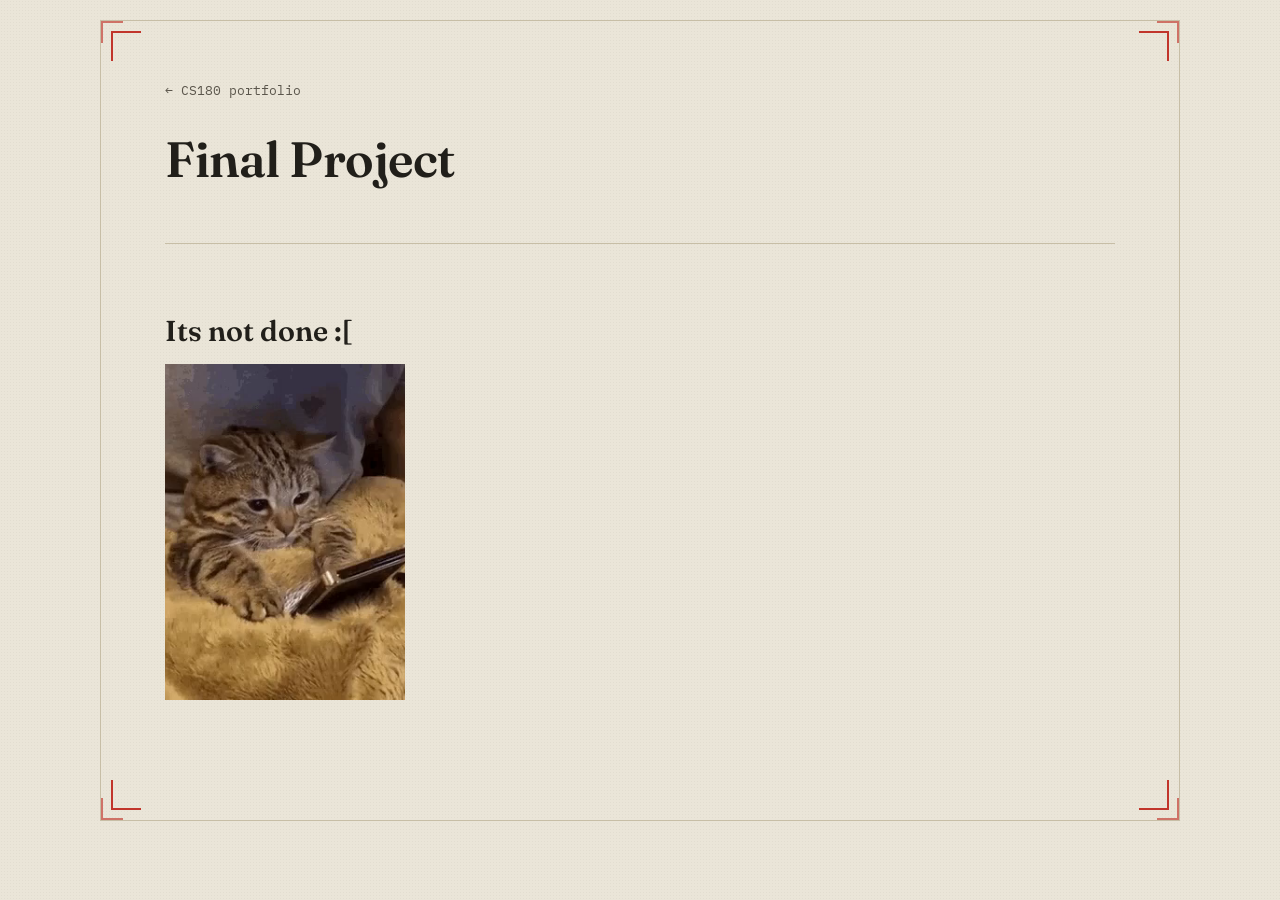
<file: Final Project/index.html>
<!DOCTYPE html>
<html lang="en">
<head>
<meta charset="UTF-8">
<meta name="viewport" content="width=device-width, initial-scale=1.0">
<title>Project 0: Becoming Friends with Your Camera</title>
<link rel="stylesheet" href="../styles.css">
</head>
<body>

<div class="page-frame">
  <div class="board">

    <a class="back-link" href="../index.html">&larr; CS180 portfolio</a>

    <header class="hero">
      <h1>Final Project</h1>
    </header>

    <!------------------------------------ PART 1 ------------------------------------>
    <section class="part" id="part1">
      <div class="part-head">
        <h2>Its not done :[</h2>
        <figure>
          <div class="frame">
            <img src="../PlaceHolderImage/sad cat.png" alt="Sad Cat">
          </div>
        </figure>
      </div>
    </section>

  </div>
</div>

</body>
</html>
</file>
<file: styles.css>
@import url('https://fonts.googleapis.com/css2?family=Fraunces:opsz,wght@9..144,400;9..144,600;9..144,700&family=IBM+Plex+Mono:wght@400;500&family=Inter:wght@400;500;600&display=swap');

:root{
  --paper: #EAE5D8;
  --paper-dim: #DED8C6;
  --ink: #211F1A;
  --ink-soft: #5B564C;
  --line: #C7BEA6;
  --safelight: #C1352B;
  --safelight-deep: #8C2019;
}

*{ box-sizing: border-box; }

body{
  margin: 0;
  background-color: var(--paper);
  background-image: radial-gradient(rgba(0,0,0,0.035) 1px, transparent 1px);
  background-size: 3px 3px;
  color: var(--ink);
  font-family: 'Inter', sans-serif;
  line-height: 1.6;
}

.page-frame{
  max-width: 1120px;
  margin: 0 auto;
  padding: 20px;
}

.board{
  position: relative;
  padding: 56px 64px 72px;
  border: 1px solid var(--line);
}

.board::before{
  content: "";
  position: absolute;
  inset: 10px;
  pointer-events: none;
  background:
    linear-gradient(var(--safelight), var(--safelight)) top left / 30px 2px no-repeat,
    linear-gradient(var(--safelight), var(--safelight)) top left / 2px 30px no-repeat,
    linear-gradient(var(--safelight), var(--safelight)) top right / 30px 2px no-repeat,
    linear-gradient(var(--safelight), var(--safelight)) top right / 2px 30px no-repeat,
    linear-gradient(var(--safelight), var(--safelight)) bottom left / 30px 2px no-repeat,
    linear-gradient(var(--safelight), var(--safelight)) bottom left / 2px 30px no-repeat,
    linear-gradient(var(--safelight), var(--safelight)) bottom right / 30px 2px no-repeat,
    linear-gradient(var(--safelight), var(--safelight)) bottom right / 2px 30px no-repeat;
}

@media (max-width: 640px){
  .board{ padding: 40px 22px 56px; }
  .board::before{ inset: 6px; }
}

.back-link{
  display: inline-flex;
  align-items: center;
  gap: 6px;
  font-family: 'IBM Plex Mono', monospace;
  font-size: 0.8rem;
  color: var(--ink-soft);
  text-decoration: none;
  margin-bottom: 32px;
}
.back-link:hover,
.back-link:focus-visible{ color: var(--safelight-deep); }

.hero{
  text-align: left;
  max-width: 640px;
  margin: 0 0 8px;
  animation: rise 0.7s ease-out both;
}

.hero h1{
  font-family: 'Fraunces', serif;
  font-weight: 600;
  font-size: clamp(2.1rem, 4.5vw, 3.1rem);
  line-height: 1.08;
  margin: 0 0 18px;
  letter-spacing: -0.01em;
}

.hero p{
  font-size: 1.05rem;
  color: var(--ink-soft);
  margin: 0;
  max-width: 54ch;
}

@keyframes rise{
  from{ opacity: 0; transform: translateY(10px); }
  to{ opacity: 1; transform: translateY(0); }
}
@media (prefers-reduced-motion: reduce){
  .hero{ animation: none; }
}

.index-list{
  list-style: none;
  margin: 40px 0 0;
  padding: 0;
}

.index-item{
  position: relative;
  display: flex;
  align-items: baseline;
  gap: 28px;
  padding: 20px 4px;
  border-top: 1px solid var(--line);
  text-decoration: none;
  color: var(--ink);
  transition: padding-left 0.2s ease, color 0.2s ease;
}

.index-list li:last-child .index-item{
  border-bottom: 1px solid var(--line);
}

.index-item::before{
  content: "";
  position: absolute;
  left: 0;
  top: 0;
  bottom: 0;
  width: 3px;
  background: var(--safelight);
  transform: scaleY(0);
  transition: transform 0.2s ease;
}

.index-item:hover,
.index-item:focus-visible{
  padding-left: 18px;
  color: var(--safelight-deep);
}

.index-item:hover::before,
.index-item:focus-visible::before{
  transform: scaleY(1);
}

.index-tag{
  font-family: 'IBM Plex Mono', monospace;
  font-size: 0.85rem;
  color: var(--safelight);
  min-width: 32px;
  flex-shrink: 0;
}

.index-title{
  font-size: 1.05rem;
  line-height: 1.4;
}

.part{
  padding: 64px 0 8px;
  border-top: 1px solid var(--line);
  margin-top: 56px;
}

.part-head{
  max-width: 700px;
  margin: 0 0 40px;
}

.part-head h2{
  font-family: 'Fraunces', serif;
  font-weight: 600;
  font-size: clamp(1.4rem, 2.6vw, 1.8rem);
  margin: 0 0 10px;
}

.part-head p{
  color: var(--ink-soft);
  margin: 0;
  font-size: 0.98rem;
  max-width: 100ch;
}

/* ---------- image pairs / grids ----------
   <div class="pair"> two <figure> children </div>
*/
.pair{
  display: grid;
  grid-template-columns: 1fr 1fr;
  gap: 40px;
  justify-items: center;
  align-items: start;
}

/* For Proj 0 Part 3 only */
.nineSet{ 
  display: grid;
  grid-template-columns: 1fr 1fr 1fr 1fr 1fr 1fr 1fr 1fr 1fr;
  gap: 5px;
  justify-items: center;
  align-items: start;
}

@media (max-width: 640px){
  .pair{ grid-template-columns: 1fr; gap: 48px; }
}

figure{
  margin: 0;
  text-align: center;
}

*/
.frame{
  position: relative;
  display: inline-block;
  padding: 18px;
  transition: padding 0.25s ease;
}

.frame::before{
  content: "";
  position: absolute;
  inset: 0;
  pointer-events: none;
  background:
    linear-gradient(var(--safelight), var(--safelight)) top left / 22px 2px no-repeat,
    linear-gradient(var(--safelight), var(--safelight)) top left / 2px 22px no-repeat,
    linear-gradient(var(--safelight), var(--safelight)) top right / 22px 2px no-repeat,
    linear-gradient(var(--safelight), var(--safelight)) top right / 2px 22px no-repeat,
    linear-gradient(var(--safelight), var(--safelight)) bottom left / 22px 2px no-repeat,
    linear-gradient(var(--safelight), var(--safelight)) bottom left / 2px 22px no-repeat,
    linear-gradient(var(--safelight), var(--safelight)) bottom right / 22px 2px no-repeat,
    linear-gradient(var(--safelight), var(--safelight)) bottom right / 2px 22px no-repeat;
  opacity: 0.65;
  transition: opacity 0.25s ease;
}

.frame img{
  display: block;
  width: 100%;
  max-width: 240px;
  height: auto;
  aspect-ratio: 5 / 7;
  object-fit: cover;
  background: var(--paper-dim);
}

figcaption{
  margin-top: 14px;
  font-family: 'IBM Plex Mono', monospace;
  font-size: 0.78rem;
  letter-spacing: 0.02em;
  color: var(--ink-soft);
}

.filmstrip-wrap{
  display: flex;
  justify-content: center;
  padding: 8px 0 24px;
}

.filmframe{
  position: relative;
  display: inline-block;
  padding: 14px 30px;
  background: var(--ink);
}

.filmframe::before,
.filmframe::after{
  content: "";
  position: absolute;
  top: 0;
  bottom: 0;
  width: 20px;
  background-image: radial-gradient(circle, var(--paper) 4px, transparent 4.5px);
  background-size: 20px 28px;
  background-repeat: repeat-y;
  background-position: center;
}

.filmframe::before{ left: 0; }
.filmframe::after{ right: 0; }

.filmframe img{
  display: block;
  width: 260px;
  max-width: 62vw;
  height: auto;
  aspect-ratio: 5 / 7;
  object-fit: cover;
}

.part3-caption{
  display: block;
  text-align: center;
  font-family: 'IBM Plex Mono', monospace;
  font-size: 0.78rem;
  color: var(--ink-soft);
  letter-spacing: 0.02em;
}

footer{
  margin-top: 64px;
  padding-top: 24px;
  border-top: 1px solid var(--line);
  font-size: 0.85rem;
  color: var(--ink-soft);
  text-align: left;
}
.results-table { 
    width: 100%; 
    border-collapse: collapse; 
    margin: 30px 0; 
    font-size: 0.9rem;
  }
.results-table th, .results-table td { 
  border: 1px solid var(--line); 
  padding: 12px; 
  text-align: center; 
}
.results-table th { 
  background-color: var(--paper-dim); 
  font-family: 'IBM Plex Mono', monospace; 
  font-weight: 500;
}
</file>
